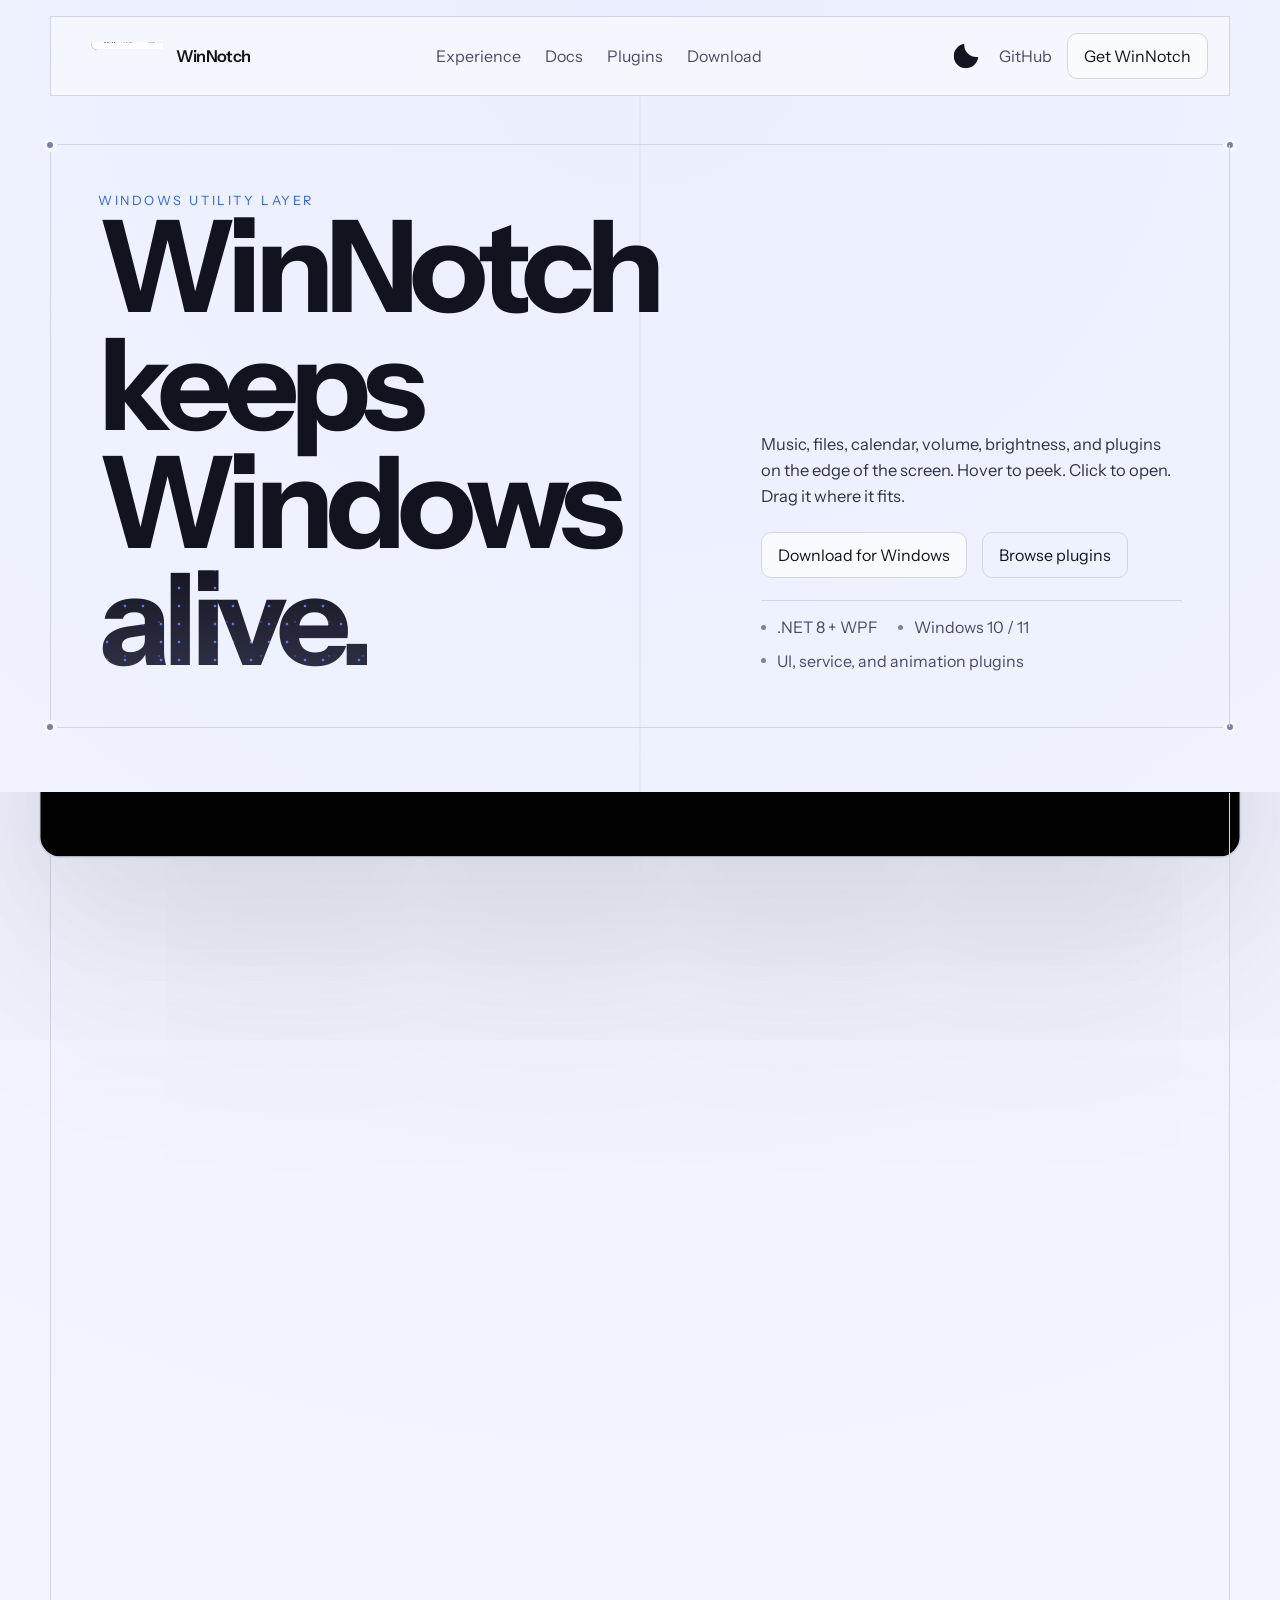
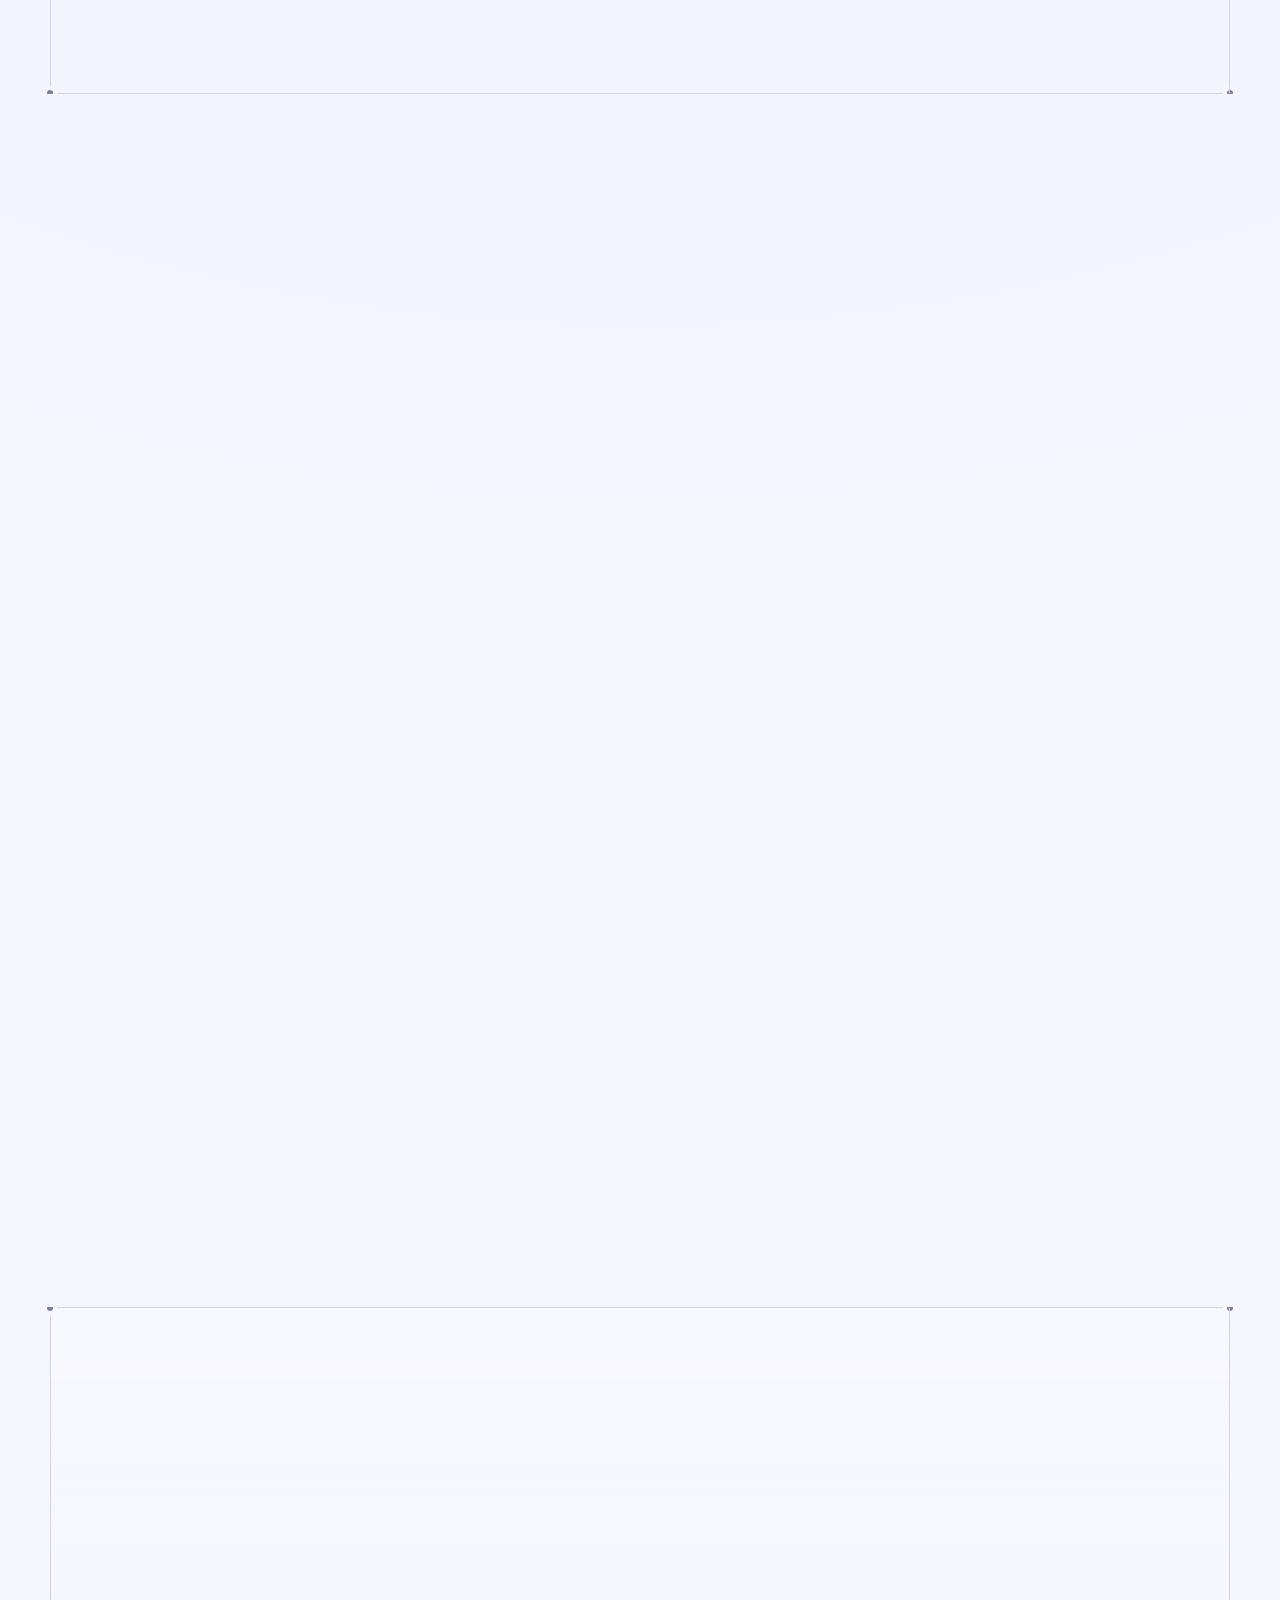
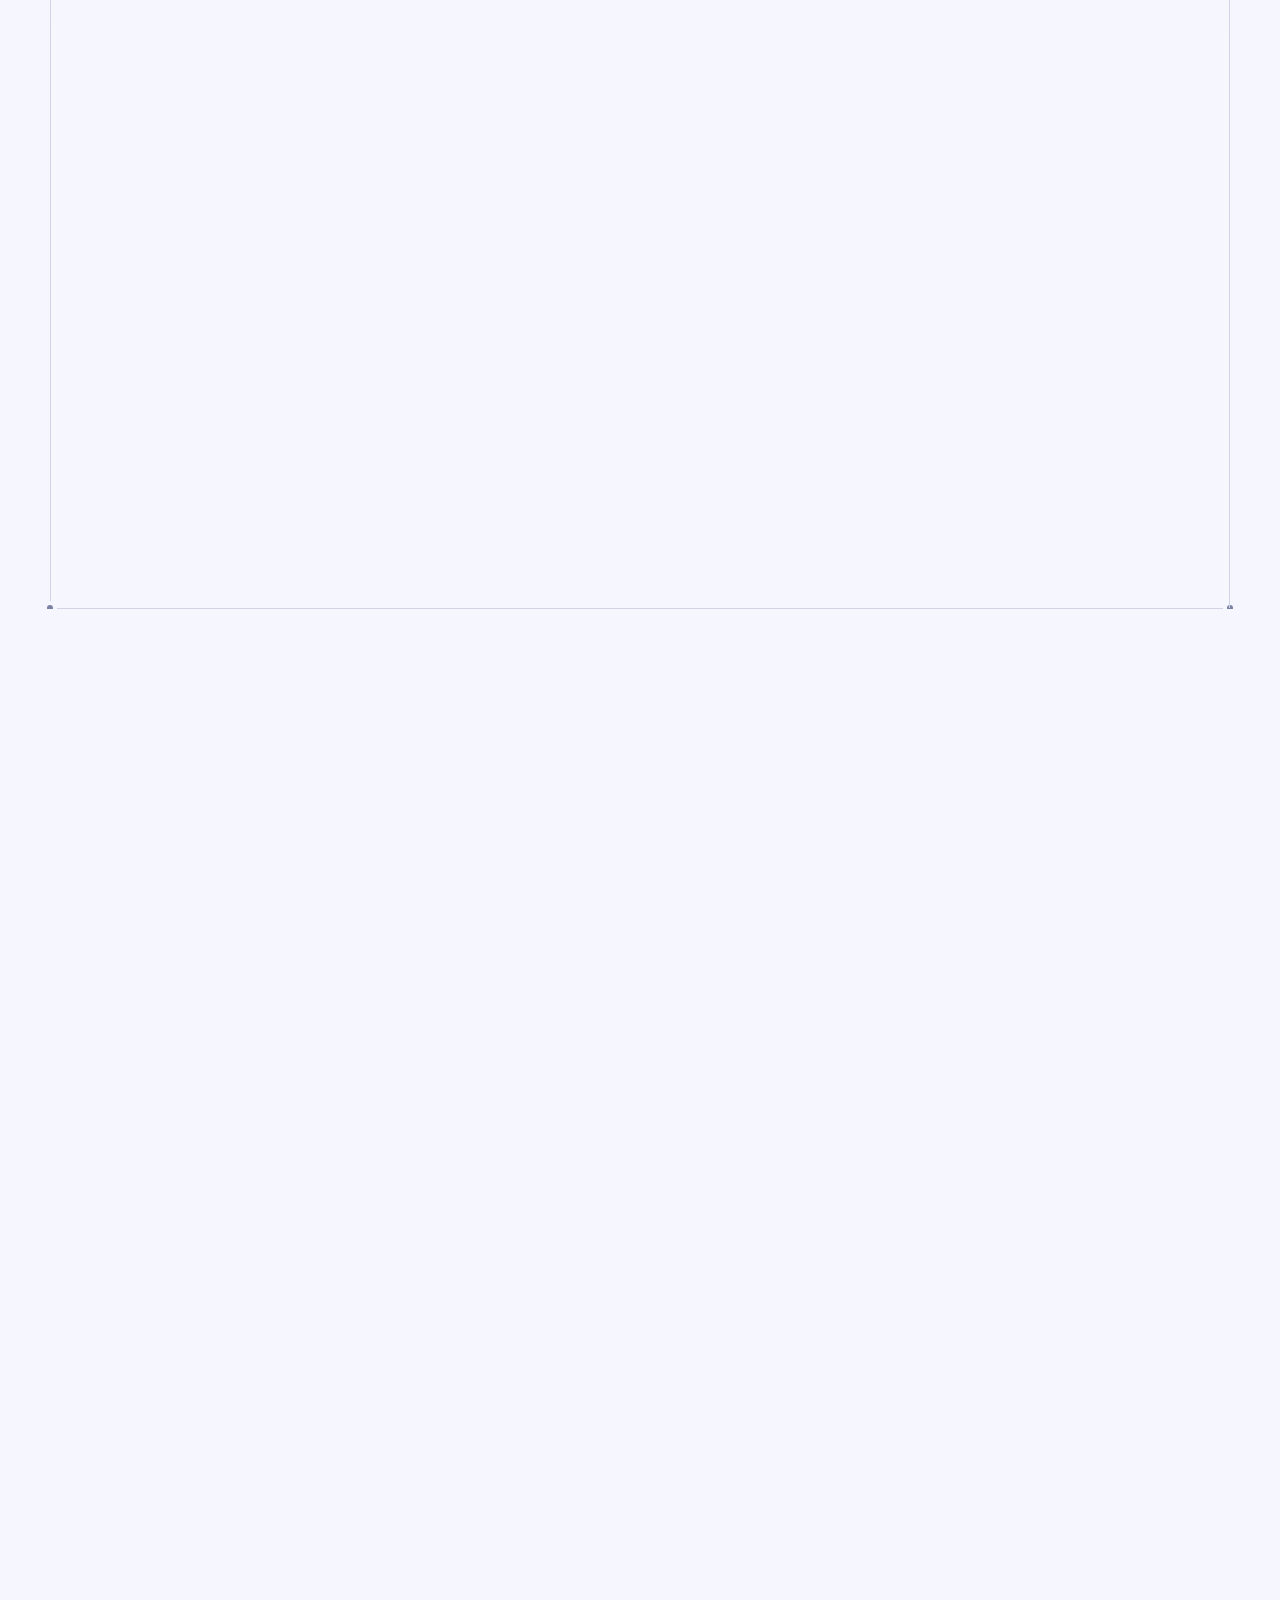
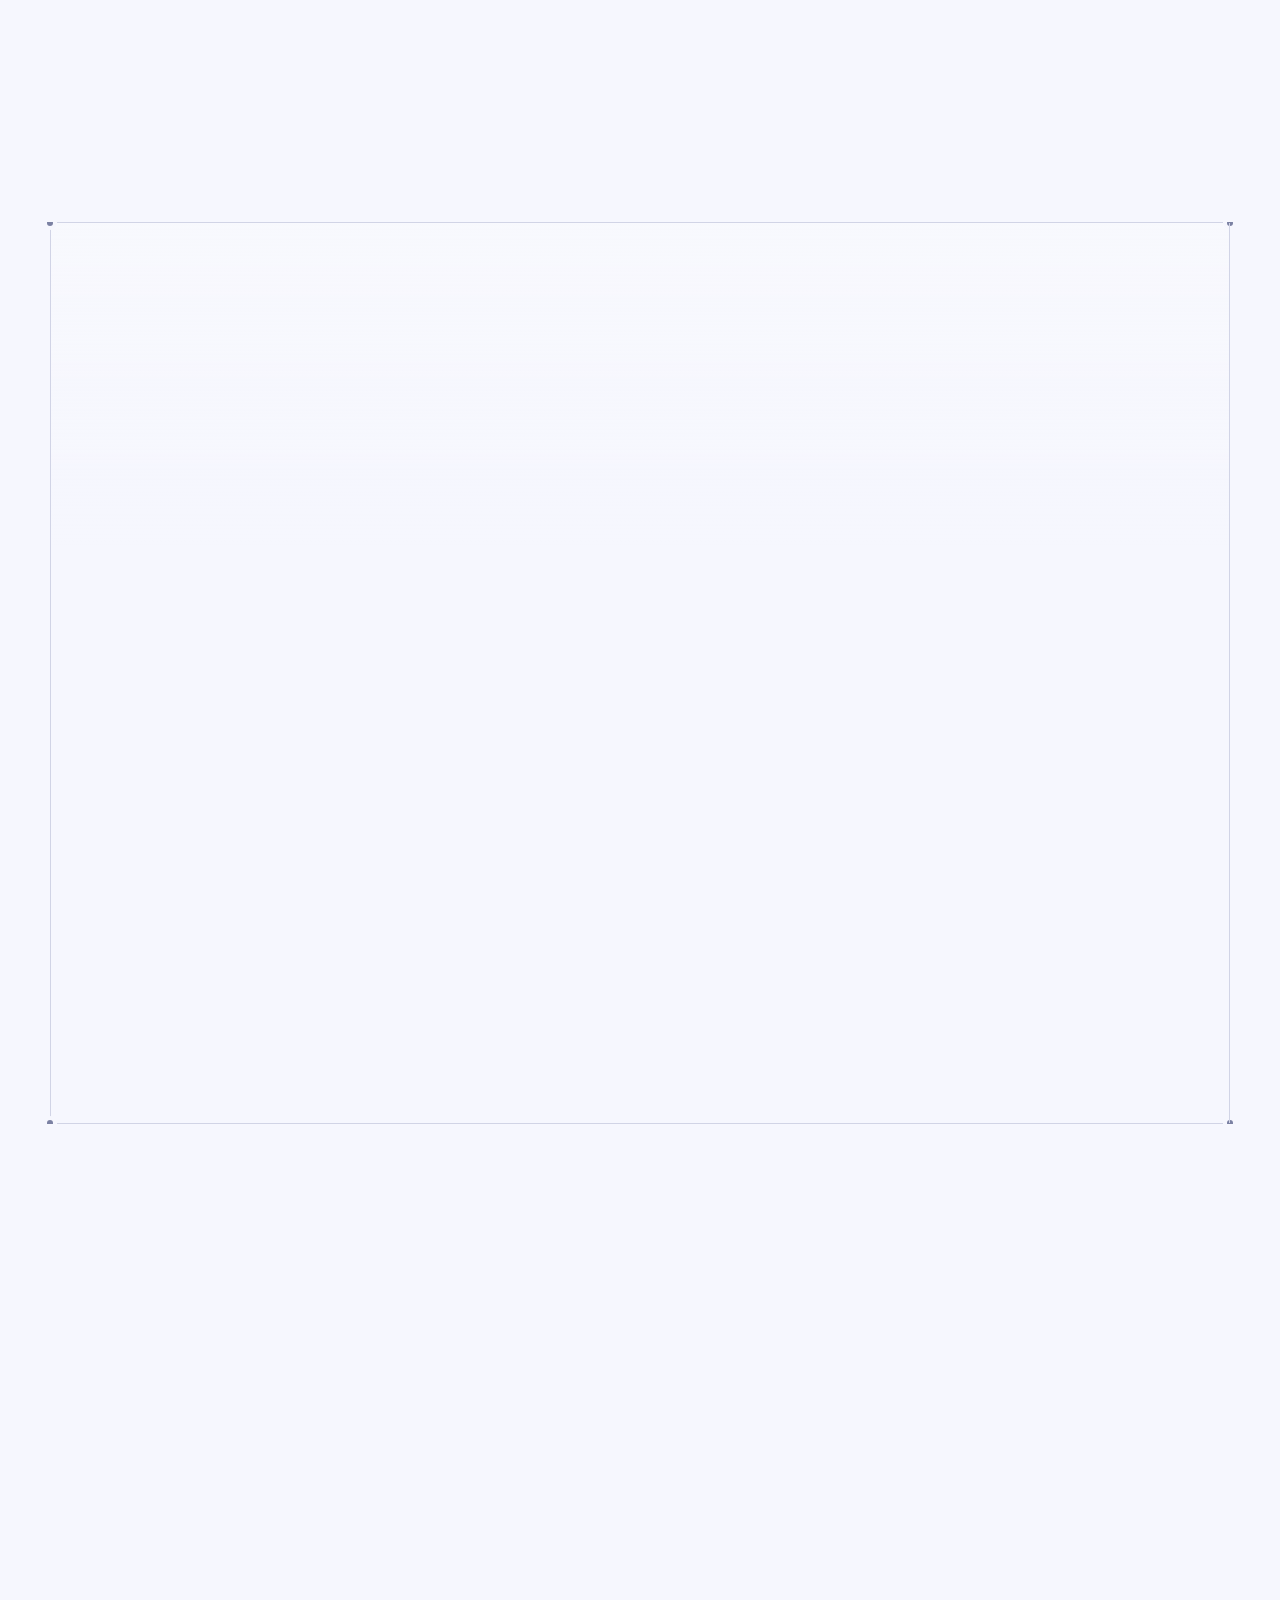
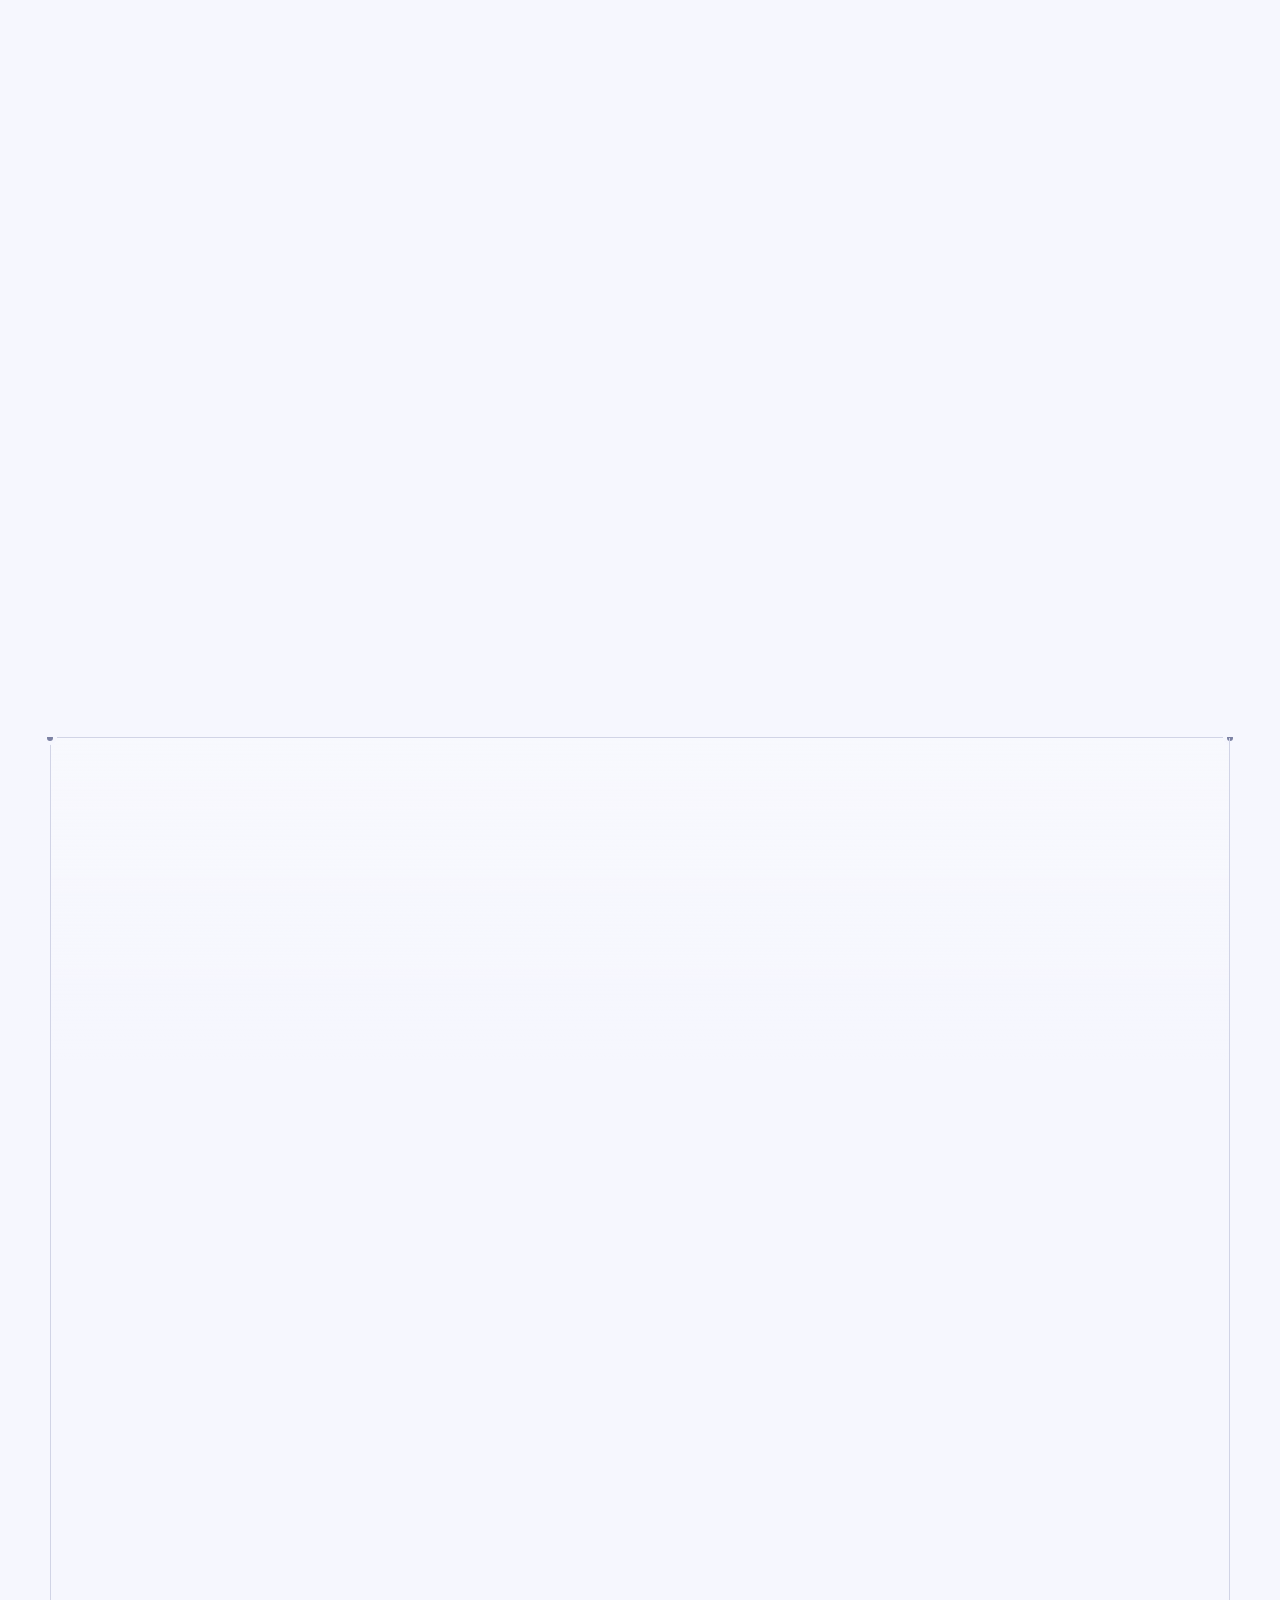
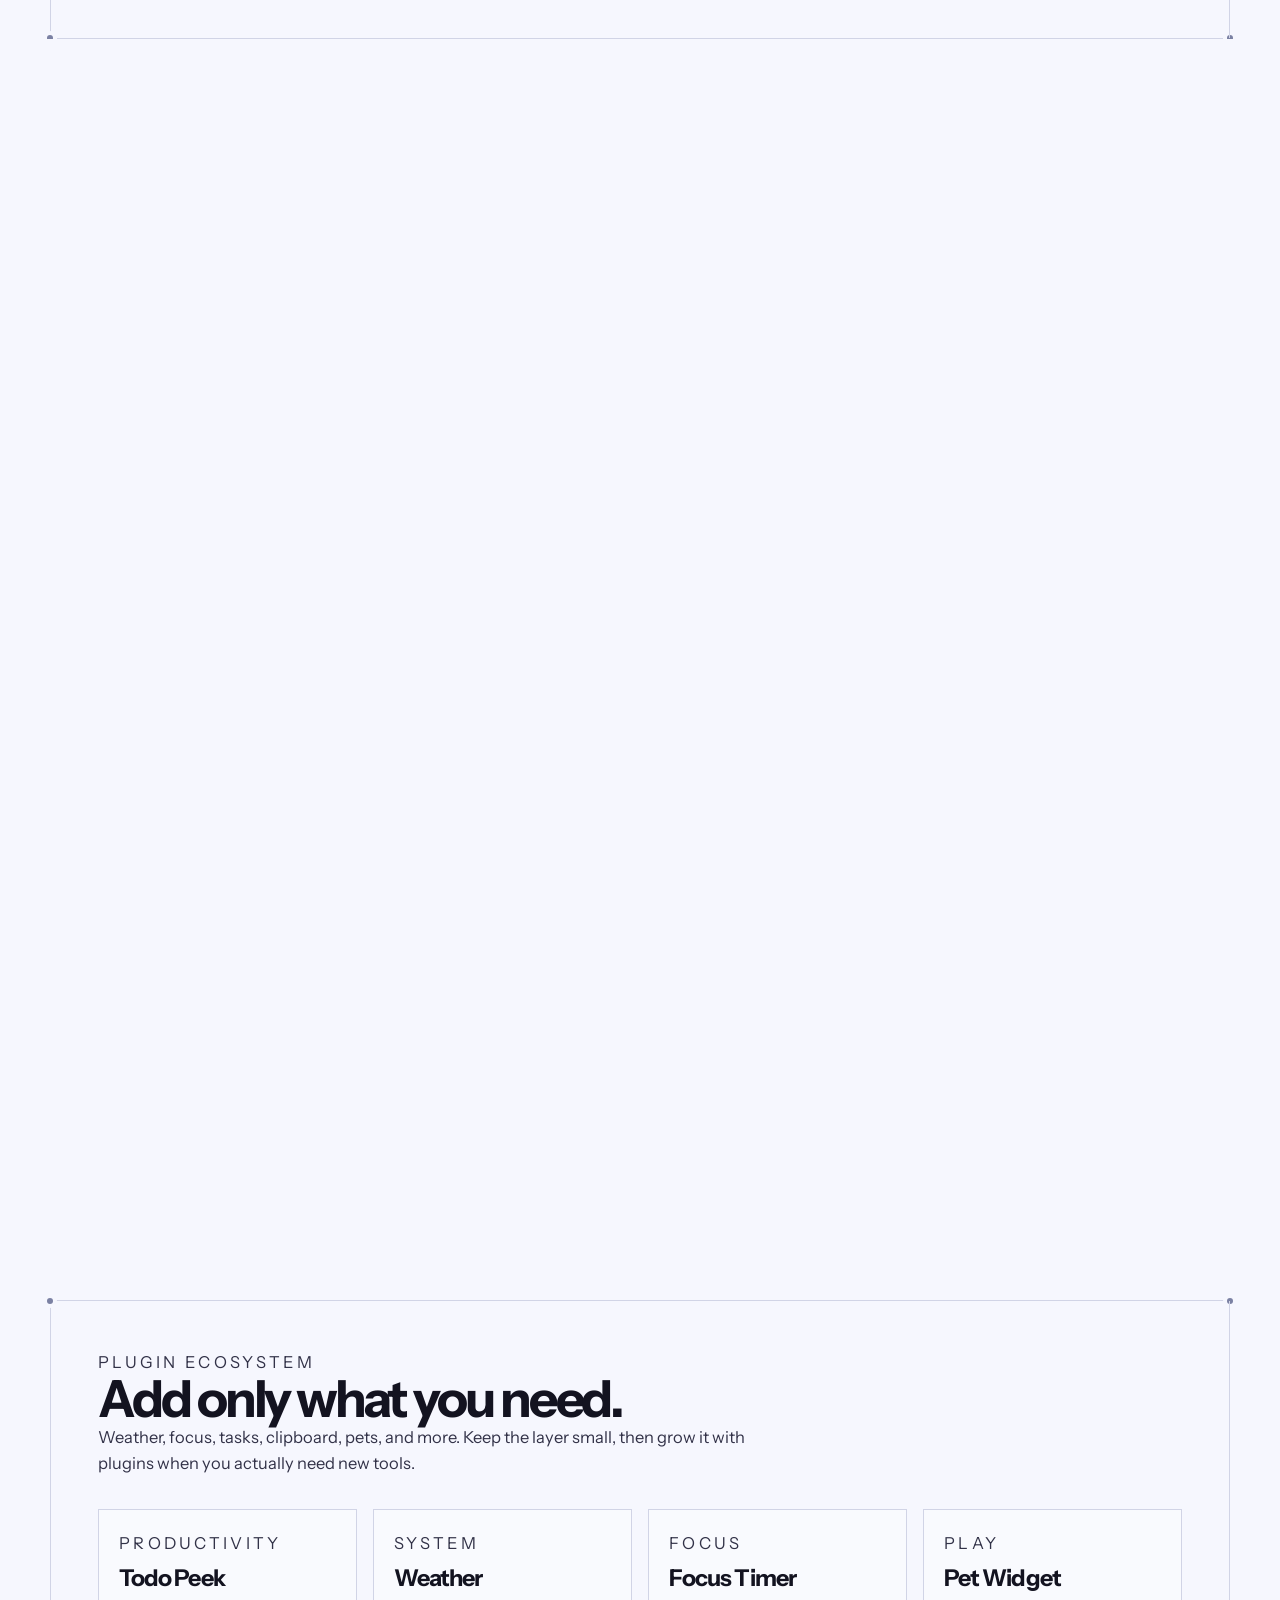
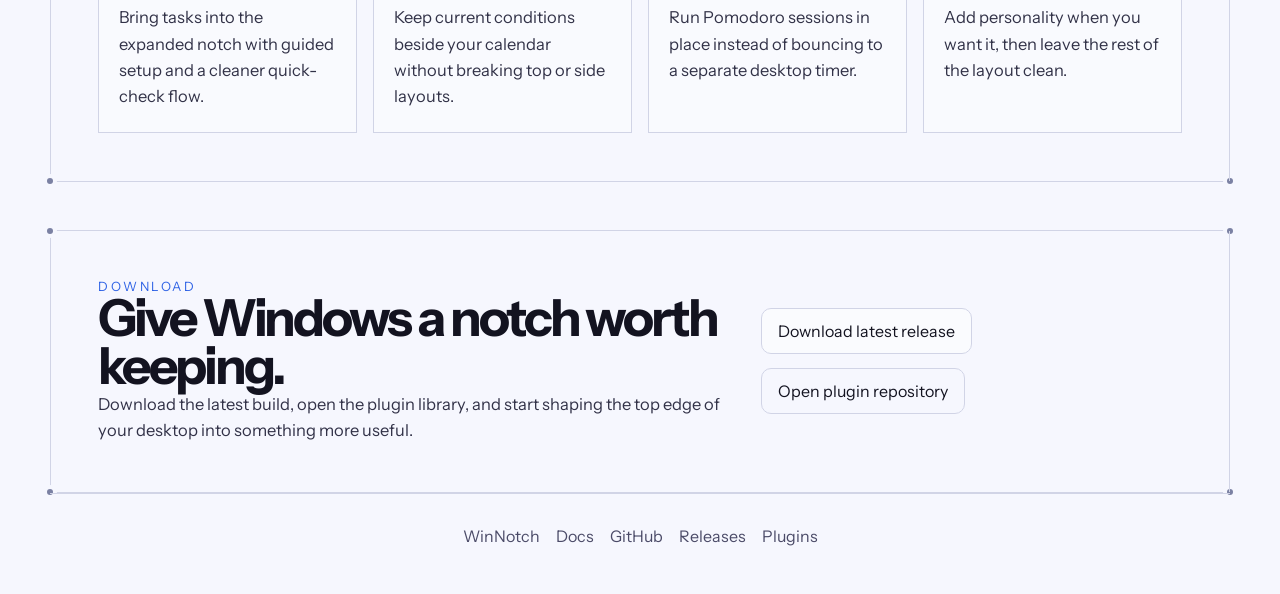
<file: docs/index.html>
<!DOCTYPE html>
<html lang="en">
<head>
    <meta charset="UTF-8">
    <meta name="viewport" content="width=device-width, initial-scale=1.0">
    <title>WinNotch</title>
    <meta name="description" content="WinNotch brings a polished notch experience to Windows with music controls, drag-and-drop, system HUDs, and a growing plugin ecosystem.">
    <meta name="theme-color" content="#f6f7fb">
    <link rel="icon" type="image/x-icon" href="./assets/icons/winnotch.ico">
    <script>
        (() => {
            const savedTheme = localStorage.getItem("winnotch-site-theme");
            const prefersDark = window.matchMedia && window.matchMedia("(prefers-color-scheme: dark)").matches;
            if (savedTheme === "dark" || (!savedTheme && prefersDark)) {
                document.documentElement.classList.add("dark");
            }
        })();
    </script>
    <link rel="preconnect" href="https://fonts.googleapis.com">
    <link rel="preconnect" href="https://fonts.gstatic.com" crossorigin>
    <link href="https://fonts.googleapis.com/css2?family=Instrument+Sans:wght@400;500;600;700&display=swap" rel="stylesheet">
    <link rel="stylesheet" href="./styles.css">
</head>
<body>
    <header class="site-header">
        <div class="site-header__inner">
            <a class="brand" href="#top" aria-label="WinNotch home">
                <span class="brand__icon" aria-hidden="true">
                    <img src="./assets/brand/winnotch-wordmark.svg" alt="" class="brand__mark">
                </span>
                <span class="brand__text">WinNotch</span>
            </a>

            <nav class="site-nav" aria-label="Primary">
                <a href="#experience">Experience</a>
                <a href="./documentation/">Docs</a>
                <a href="#plugins">Plugins</a>
                <a href="#download">Download</a>
            </nav>

            <div class="site-actions">
                <label class="theme-toggle" aria-label="Toggle dark mode">
                    <input type="checkbox" id="theme-toggle">
                    <div></div>
                </label>
                <a class="header-link" href="https://github.com/N3uralCreativity/WinNotch" target="_blank" rel="noreferrer">GitHub</a>
                <a class="header-button" href="https://github.com/N3uralCreativity/WinNotch/releases/latest" target="_blank" rel="noreferrer" data-winnotch-download>Get WinNotch</a>
            </div>
        </div>
    </header>

    <main id="top">
        <section class="rail-section hero reveal">
            <div class="rail-section__inner rail-section__inner--hero">
                <div class="section-dots" aria-hidden="true">
                    <span></span>
                    <span></span>
                    <span></span>
                    <span></span>
                </div>

                <p class="section-kicker">Windows utility layer</p>

                <div class="hero__layout">
                    <div class="hero__copy">
                        <h1>
                            WinNotch keeps Windows
                            <span class="hero__word">alive.</span>
                        </h1>
                    </div>

                    <div class="hero__aside">
                        <p class="hero__lede">
                            Music, files, calendar, volume, brightness, and plugins on the edge of the screen.
                            Hover to peek. Click to open. Drag it where it fits.
                        </p>

                        <div class="hero__actions">
                            <a class="header-button" href="https://github.com/N3uralCreativity/WinNotch/releases/latest" target="_blank" rel="noreferrer" data-winnotch-download>Download for Windows</a>
                            <button class="header-link header-link--inline plugin-library-trigger" type="button" data-open-plugin-library>Browse plugins</button>
                        </div>

                        <ul class="hero__facts" aria-label="WinNotch facts">
                            <li>.NET 8 + WPF</li>
                            <li>Windows 10 / 11</li>
                            <li>UI, service, and animation plugins</li>
                        </ul>
                    </div>
                </div>
            </div>
        </section>

        <section id="experience" class="story">
            <article id="scene-1" class="story-scene" data-story-scene>
                <div class="story-stage">
                    <div class="story-stage__inner">
                        <div class="section-dots" aria-hidden="true">
                            <span></span>
                            <span></span>
                            <span></span>
                            <span></span>
                        </div>

                        <div class="story-stage__layout">
                            <div class="story-copy">
                                <p class="section-kicker">01</p>
                                <h2>Hover to peek. Click to open.</h2>
                                <p>
                                    The notch stays quiet until you move in. Hover for a quick preview, then open the full panel when you need more room.
                                </p>
                            </div>

                            <div class="story-media">
                                <div class="story-media__meta">
                                    <span>Live preview</span>
                                    <span>Hover + click</span>
                                </div>

                                <div class="story-media__frame">
                                    <div class="video-shell">
                                        <video class="demo-video" autoplay muted playsinline preload="metadata" data-start="1.4" data-position="center top" data-title="Hover and open demo">
                                            <source src="./assets/videos/hover-open.mp4" type="video/mp4">
                                        </video>
                                    </div>
                                </div>
                            </div>
                        </div>
                    </div>
                </div>
            </article>

            <article id="scene-2" class="story-scene story-scene--reverse" data-story-scene>
                <div class="story-stage">
                    <div class="story-stage__inner">
                        <div class="section-dots" aria-hidden="true">
                            <span></span>
                            <span></span>
                            <span></span>
                            <span></span>
                        </div>

                        <div class="story-stage__layout">
                            <div class="story-copy">
                                <p class="section-kicker">02</p>
                                <h2>Move the notch where you want it.</h2>
                                <p>
                                    Drag it to the top or to the side and let the layout adapt without breaking the rest of the interface.
                                </p>
                            </div>

                            <div class="story-media">
                                <div class="story-media__meta">
                                    <span>Placement</span>
                                    <span>Top or side</span>
                                </div>

                                <div class="story-media__frame">
                                    <div class="video-shell">
                                        <video class="demo-video" autoplay muted playsinline preload="metadata" data-start="3.0" data-title="Drag and position demo">
                                            <source src="./assets/videos/drag-position.mp4" type="video/mp4">
                                        </video>
                                    </div>
                                </div>
                            </div>
                        </div>
                    </div>
                </div>
            </article>

            <article id="scene-3" class="story-scene" data-story-scene>
                <div class="story-stage">
                    <div class="story-stage__inner">
                        <div class="section-dots" aria-hidden="true">
                            <span></span>
                            <span></span>
                            <span></span>
                            <span></span>
                        </div>

                        <div class="story-stage__layout">
                            <div class="story-copy">
                                <p class="section-kicker">03</p>
                                <h2>Volume and brightness, right there.</h2>
                                <p>
                                    System feedback appears fast, stays compact, and gets out of the way as soon as you are done.
                                </p>
                            </div>

                            <div class="story-media">
                                <div class="story-media__meta">
                                    <span>System controls</span>
                                    <span>Volume + brightness</span>
                                </div>

                                <div class="story-media__frame">
                                    <div class="video-shell">
                                        <video class="demo-video" autoplay muted playsinline preload="metadata" data-start="0" data-shell="hud" data-position="center center" data-title="Volume and brightness demo">
                                            <source src="./assets/videos/volume-brightness.mp4" type="video/mp4">
                                        </video>
                                    </div>
                                </div>
                            </div>
                        </div>
                    </div>
                </div>
            </article>

            <article id="scene-4" class="story-scene story-scene--reverse" data-story-scene>
                <div class="story-stage">
                    <div class="story-stage__inner">
                        <div class="section-dots" aria-hidden="true">
                            <span></span>
                            <span></span>
                            <span></span>
                            <span></span>
                        </div>

                        <div class="story-stage__layout">
                            <div class="story-copy">
                                <p class="section-kicker">04</p>
                                <h2>Open the plugin manager and add more.</h2>
                                <p>
                                    Browse the library, install what you want, and keep the notch useful without turning it into a mess.
                                </p>
                            </div>

                            <div class="story-media">
                                <div class="story-media__meta">
                                    <span>Plugin manager</span>
                                    <span>Library + install flow</span>
                                </div>

                                <div class="story-media__frame">
                                    <div class="video-shell">
                                        <video class="demo-video" autoplay muted playsinline preload="metadata" data-start="1.3" data-title="Plugin manager demo">
                                            <source src="./assets/videos/plugin-manager.mp4" type="video/mp4">
                                        </video>
                                    </div>
                                </div>
                            </div>
                        </div>
                    </div>
                </div>
            </article>
        </section>

        <section id="plugins" class="rail-section ecosystem reveal">
            <div class="rail-section__inner">
                <div class="section-dots" aria-hidden="true">
                    <span></span>
                    <span></span>
                    <span></span>
                    <span></span>
                </div>

                <div class="section-heading">
                    <p class="section-kicker">Plugin ecosystem</p>
                    <h2>Add only what you need.</h2>
                    <p>
                        Weather, focus, tasks, clipboard, pets, and more. Keep the layer small, then grow it with plugins when you actually need new tools.
                    </p>
                </div>

                <div class="plugin-grid">
                    <article class="plugin-tile">
                        <p class="plugin-tile__type">Productivity</p>
                        <h3>Todo Peek</h3>
                        <p>Bring tasks into the expanded notch with guided setup and a cleaner quick-check flow.</p>
                    </article>
                    <article class="plugin-tile">
                        <p class="plugin-tile__type">System</p>
                        <h3>Weather</h3>
                        <p>Keep current conditions beside your calendar without breaking top or side layouts.</p>
                    </article>
                    <article class="plugin-tile">
                        <p class="plugin-tile__type">Focus</p>
                        <h3>Focus Timer</h3>
                        <p>Run Pomodoro sessions in place instead of bouncing to a separate desktop timer.</p>
                    </article>
                    <article class="plugin-tile">
                        <p class="plugin-tile__type">Play</p>
                        <h3>Pet Widget</h3>
                        <p>Add personality when you want it, then leave the rest of the layout clean.</p>
                    </article>
                </div>
            </div>
        </section>

        <section id="download" class="rail-section download reveal">
            <div class="rail-section__inner">
                <div class="section-dots" aria-hidden="true">
                    <span></span>
                    <span></span>
                    <span></span>
                    <span></span>
                </div>

                <div class="download__layout">
                    <div>
                        <p class="section-kicker">Download</p>
                        <h2>Give Windows a notch worth keeping.</h2>
                        <p class="download__copy">
                            Download the latest build, open the plugin library, and start shaping the top edge of your desktop into something more useful.
                        </p>
                    </div>

                    <div class="download__actions">
                        <a class="header-button" href="https://github.com/N3uralCreativity/WinNotch/releases/latest" target="_blank" rel="noreferrer" data-winnotch-download>Download latest release</a>
                        <a class="header-link header-link--inline" href="https://github.com/N3uralCreativity/WinNotch-Plugins" target="_blank" rel="noreferrer">Open plugin repository</a>
                    </div>
                </div>
            </div>
        </section>
    </main>

    <div class="plugin-library-modal" data-plugin-library-modal hidden>
        <div class="plugin-library-modal__backdrop" data-close-plugin-library></div>

        <section class="plugin-library-modal__dialog" role="dialog" aria-modal="true" aria-labelledby="plugin-library-title">
            <header class="plugin-library-modal__header">
                <div>
                    <p class="section-kicker">Plugin library</p>
                    <h2 id="plugin-library-title">Browse the live WinNotch plugin catalog.</h2>
                    <p class="plugin-library-modal__lede" data-plugin-library-subtitle>Loading the latest published plugins from the official WinNotch library.</p>
                </div>

                <div class="plugin-library-modal__actions">
                    <a class="header-link header-link--inline plugin-library-modal__repo" href="https://github.com/N3uralCreativity/WinNotch-Plugins" target="_blank" rel="noreferrer">Open repository</a>
                    <button class="plugin-library-modal__close" type="button" aria-label="Close plugin library" data-close-plugin-library>
                        <span></span>
                        <span></span>
                    </button>
                </div>
            </header>

            <div class="plugin-library-modal__body">
                <div class="plugin-library-modal__loading" data-plugin-library-loading>
                    <div class="plugin-library-modal__spinner" aria-hidden="true"></div>
                    <div class="plugin-library-modal__loading-copy">
                        <strong>Loading plugins</strong>
                        <p>Fetching the latest published entries from the official browser library.</p>
                    </div>

                    <div class="plugin-library-modal__skeletons" aria-hidden="true">
                        <article class="plugin-library-skeleton">
                            <span class="plugin-library-skeleton__line plugin-library-skeleton__line--kicker"></span>
                            <span class="plugin-library-skeleton__line plugin-library-skeleton__line--title"></span>
                            <span class="plugin-library-skeleton__line plugin-library-skeleton__line--body"></span>
                            <span class="plugin-library-skeleton__line plugin-library-skeleton__line--body short"></span>
                            <div class="plugin-library-skeleton__actions">
                                <span class="plugin-library-skeleton__pill"></span>
                                <span class="plugin-library-skeleton__pill"></span>
                            </div>
                        </article>
                        <article class="plugin-library-skeleton">
                            <span class="plugin-library-skeleton__line plugin-library-skeleton__line--kicker"></span>
                            <span class="plugin-library-skeleton__line plugin-library-skeleton__line--title"></span>
                            <span class="plugin-library-skeleton__line plugin-library-skeleton__line--body"></span>
                            <span class="plugin-library-skeleton__line plugin-library-skeleton__line--body short"></span>
                            <div class="plugin-library-skeleton__actions">
                                <span class="plugin-library-skeleton__pill"></span>
                                <span class="plugin-library-skeleton__pill"></span>
                            </div>
                        </article>
                        <article class="plugin-library-skeleton">
                            <span class="plugin-library-skeleton__line plugin-library-skeleton__line--kicker"></span>
                            <span class="plugin-library-skeleton__line plugin-library-skeleton__line--title"></span>
                            <span class="plugin-library-skeleton__line plugin-library-skeleton__line--body"></span>
                            <span class="plugin-library-skeleton__line plugin-library-skeleton__line--body short"></span>
                            <div class="plugin-library-skeleton__actions">
                                <span class="plugin-library-skeleton__pill"></span>
                                <span class="plugin-library-skeleton__pill"></span>
                            </div>
                        </article>
                    </div>
                </div>

                <div class="plugin-library-modal__error" data-plugin-library-error hidden>
                    <strong>Plugin library unavailable right now.</strong>
                    <p>The live list could not be loaded from the WinNotch plugin repository. You can still open the repository directly.</p>
                    <a class="header-button" href="https://github.com/N3uralCreativity/WinNotch-Plugins" target="_blank" rel="noreferrer">Open WinNotch-Plugins</a>
                </div>

                <div class="plugin-library-modal__grid" data-plugin-library-grid hidden></div>
            </div>
        </section>
    </div>

    <footer class="site-footer">
        <span>WinNotch</span>
        <a href="./documentation/">Docs</a>
        <a href="https://github.com/N3uralCreativity/WinNotch" target="_blank" rel="noreferrer">GitHub</a>
        <a href="https://github.com/N3uralCreativity/WinNotch/releases" target="_blank" rel="noreferrer">Releases</a>
        <a href="https://github.com/N3uralCreativity/WinNotch-Plugins" target="_blank" rel="noreferrer">Plugins</a>
    </footer>

    <script src="./script.js"></script>
</body>
</html>
</file>
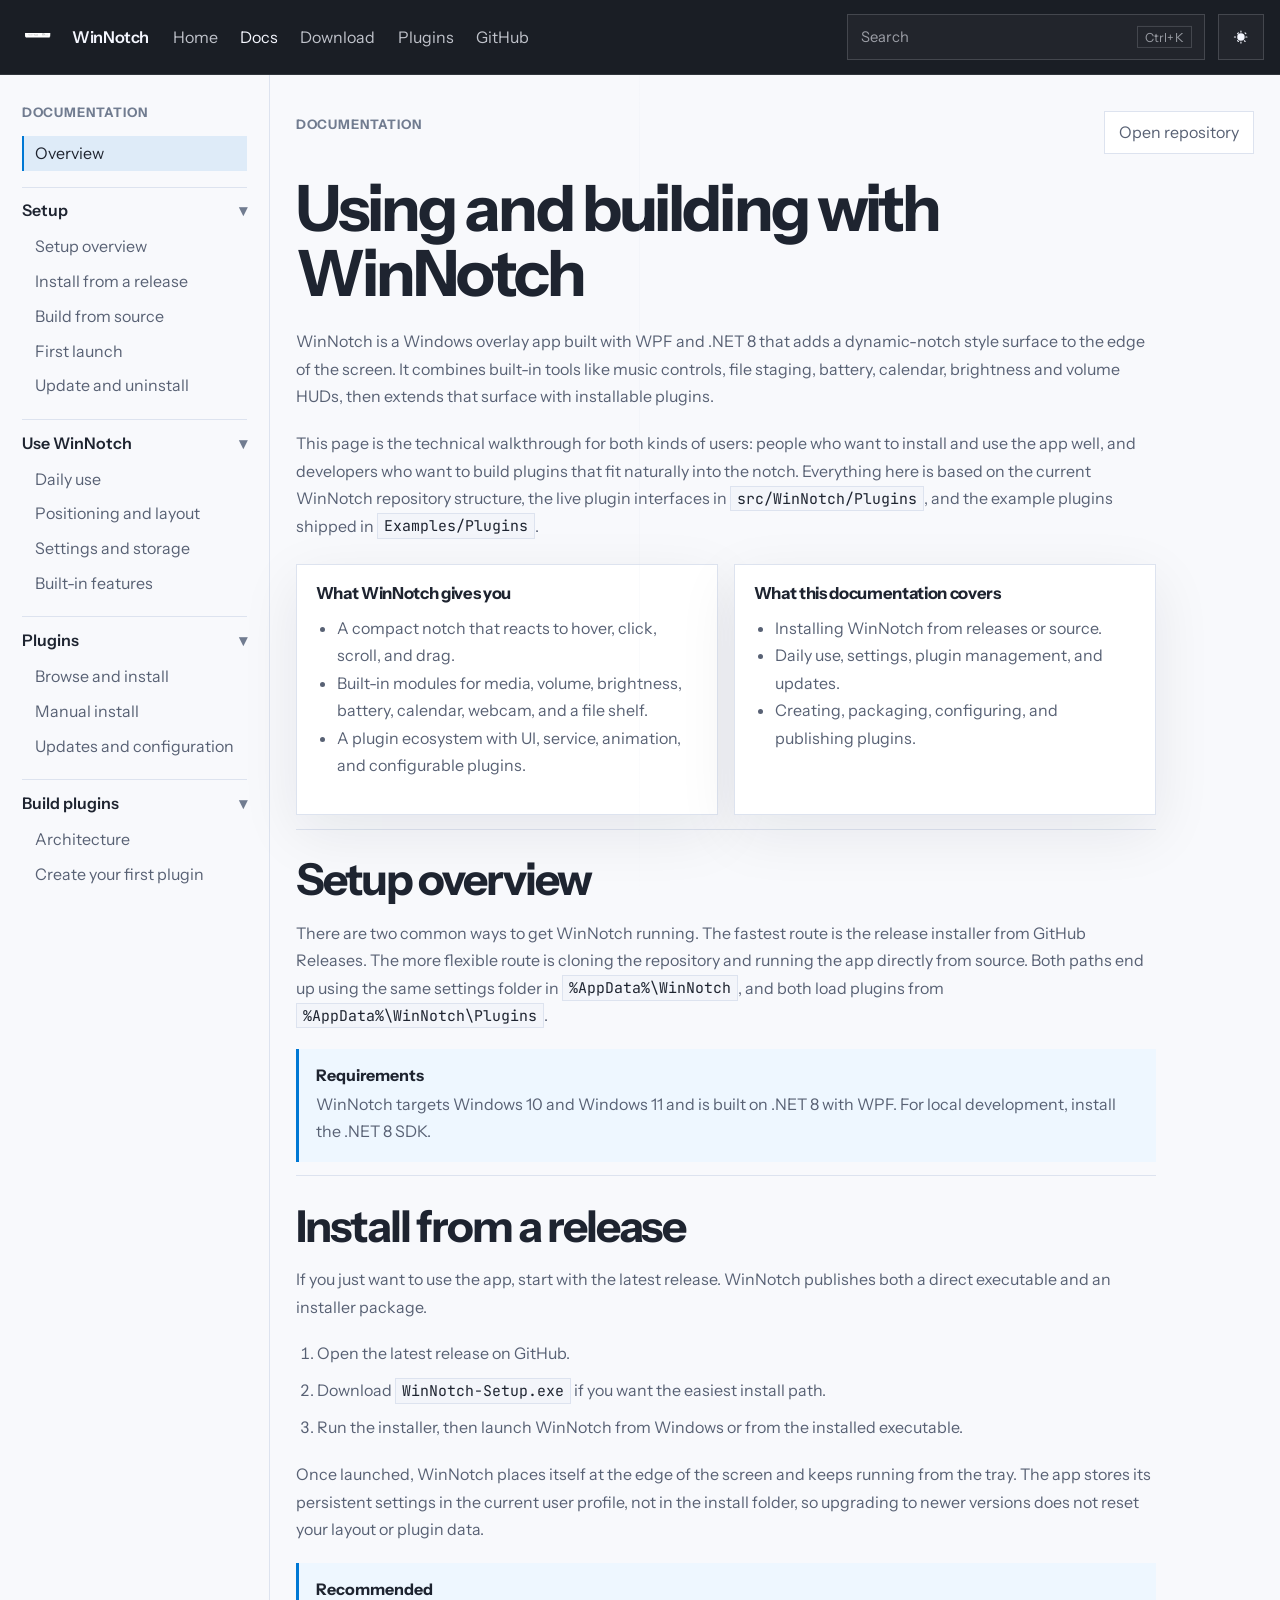
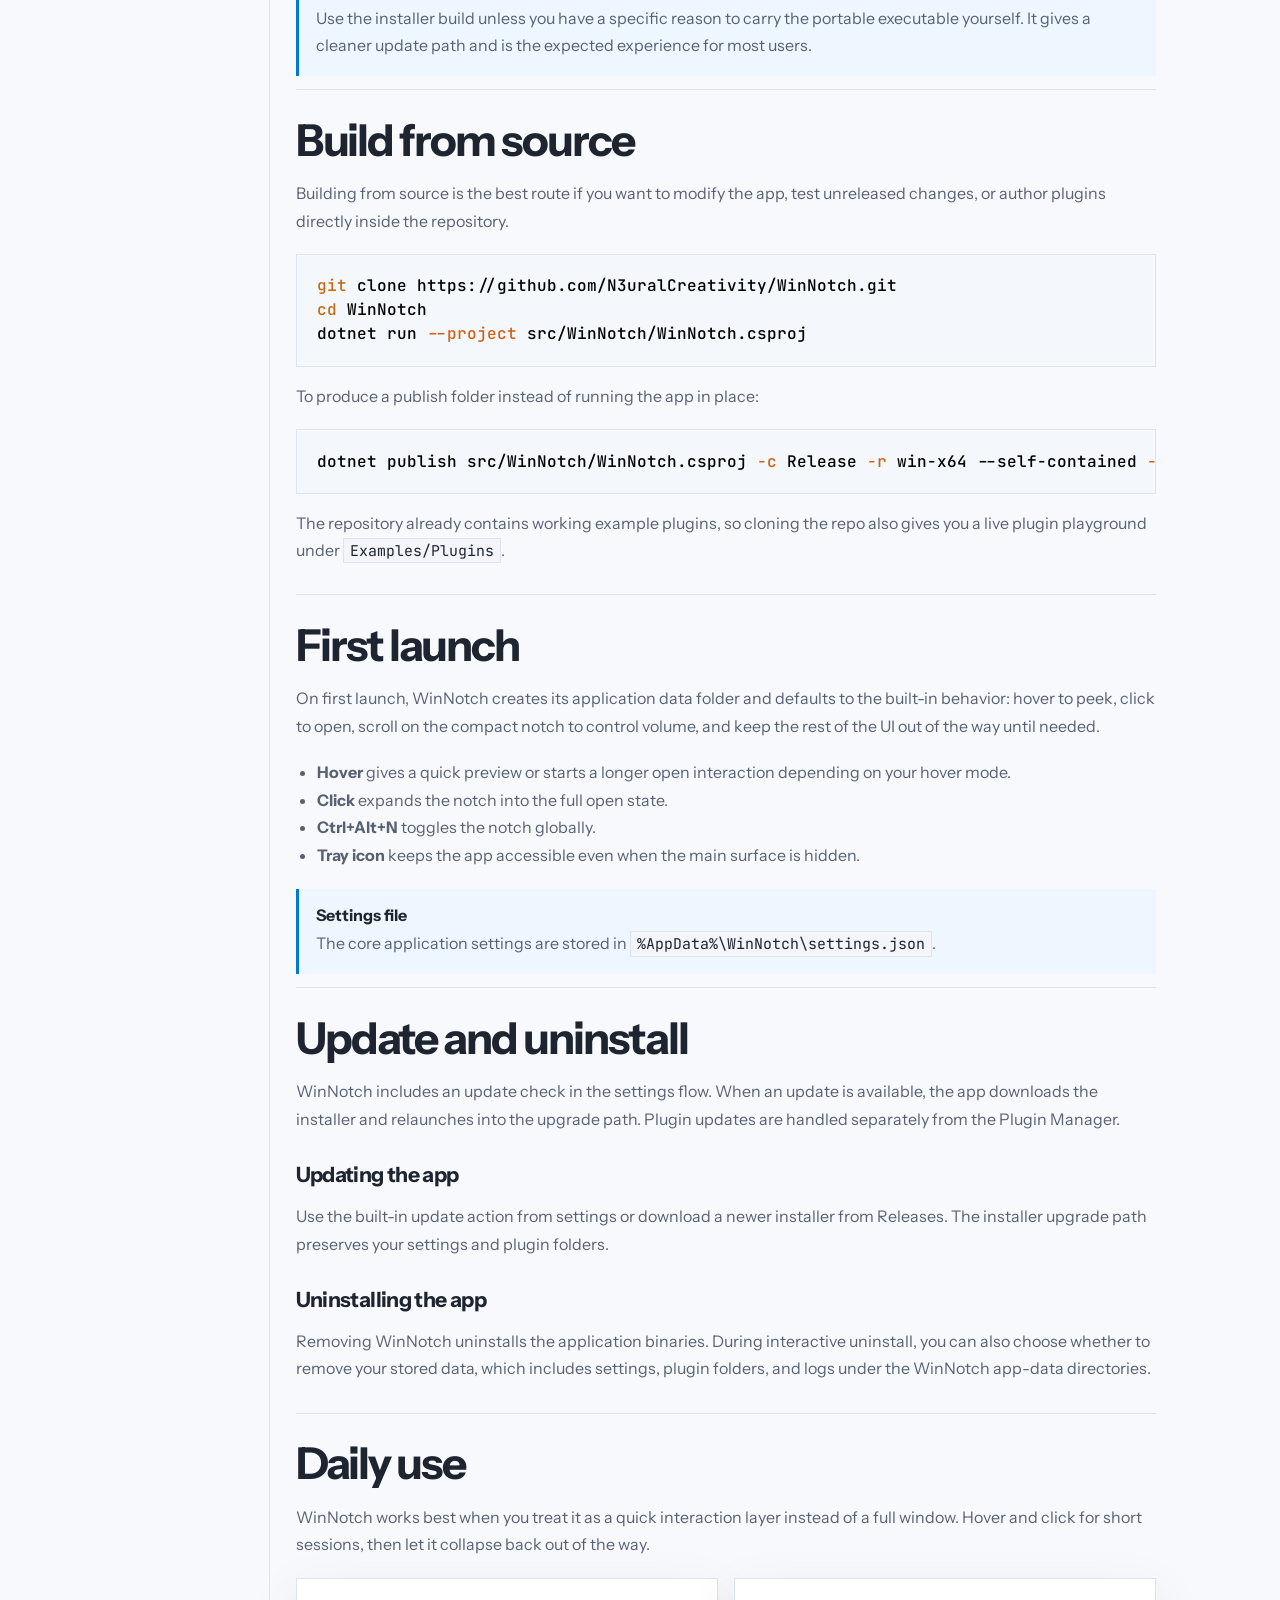
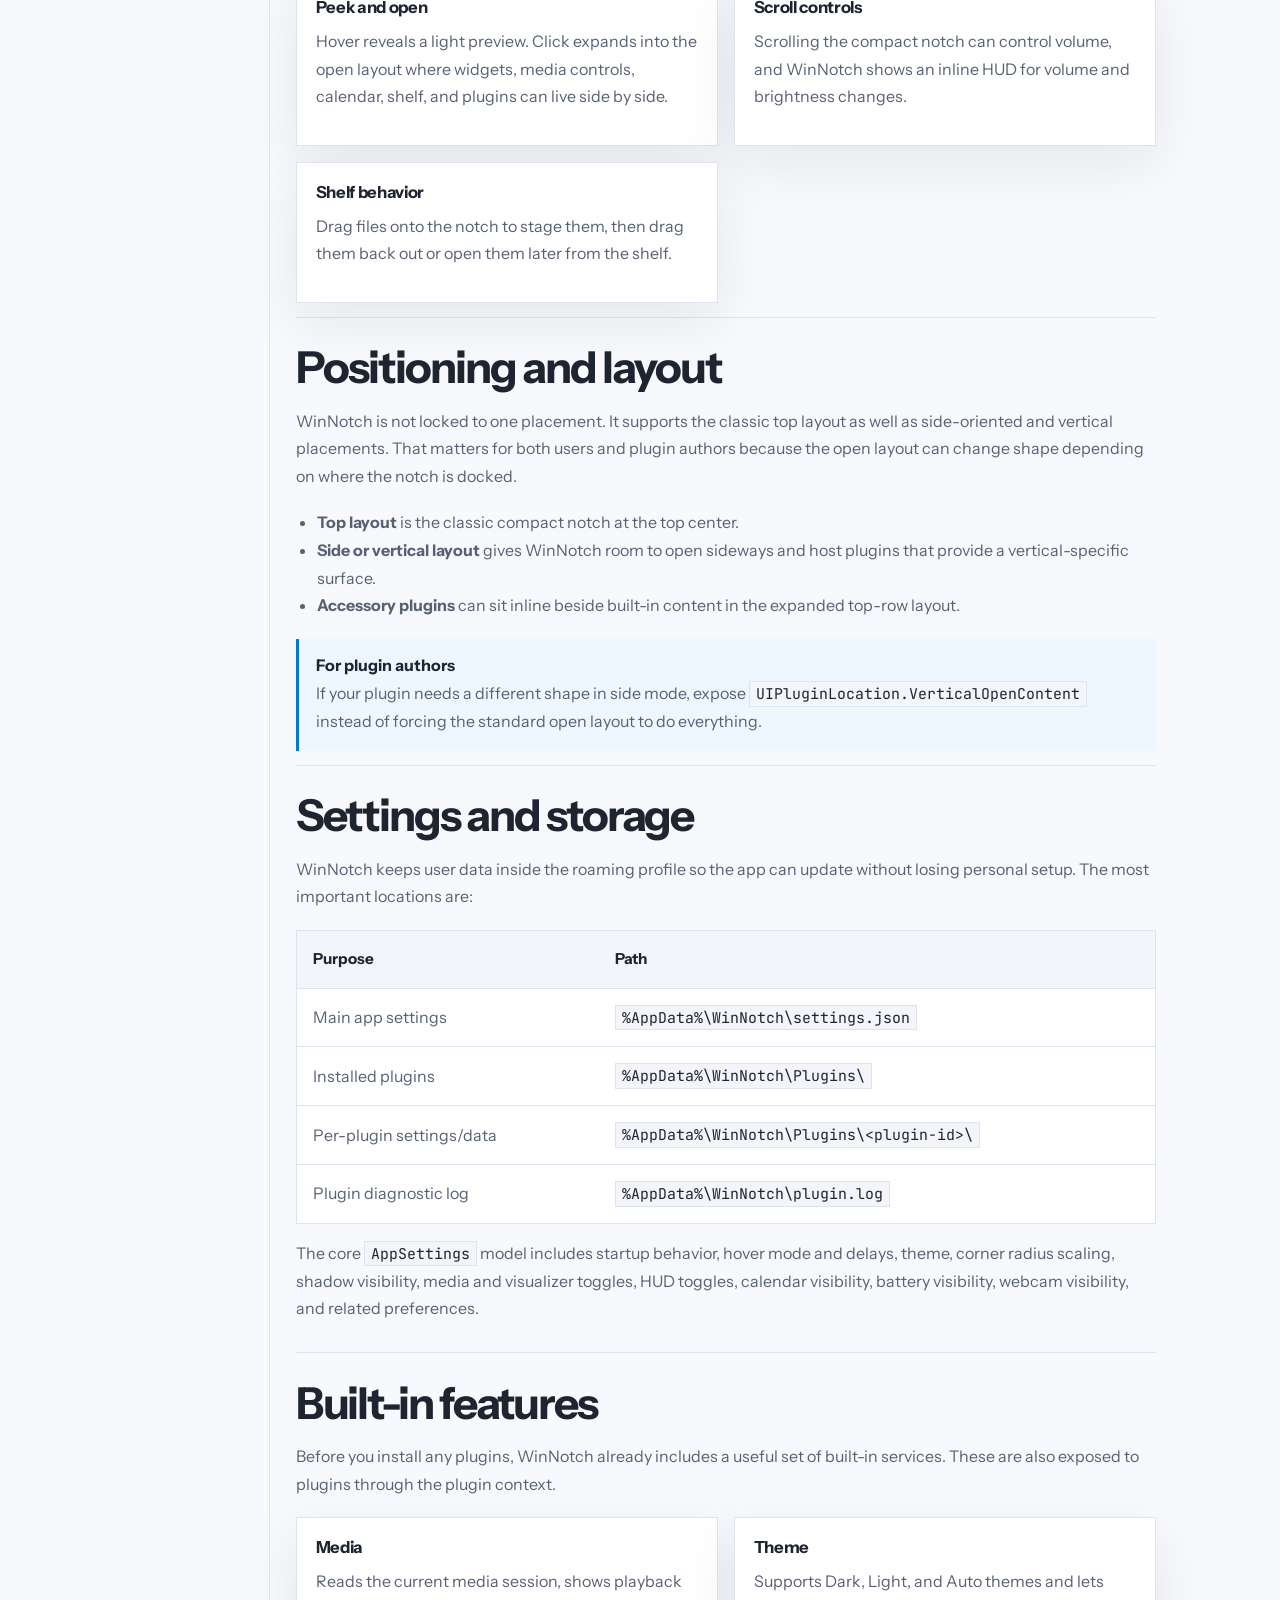
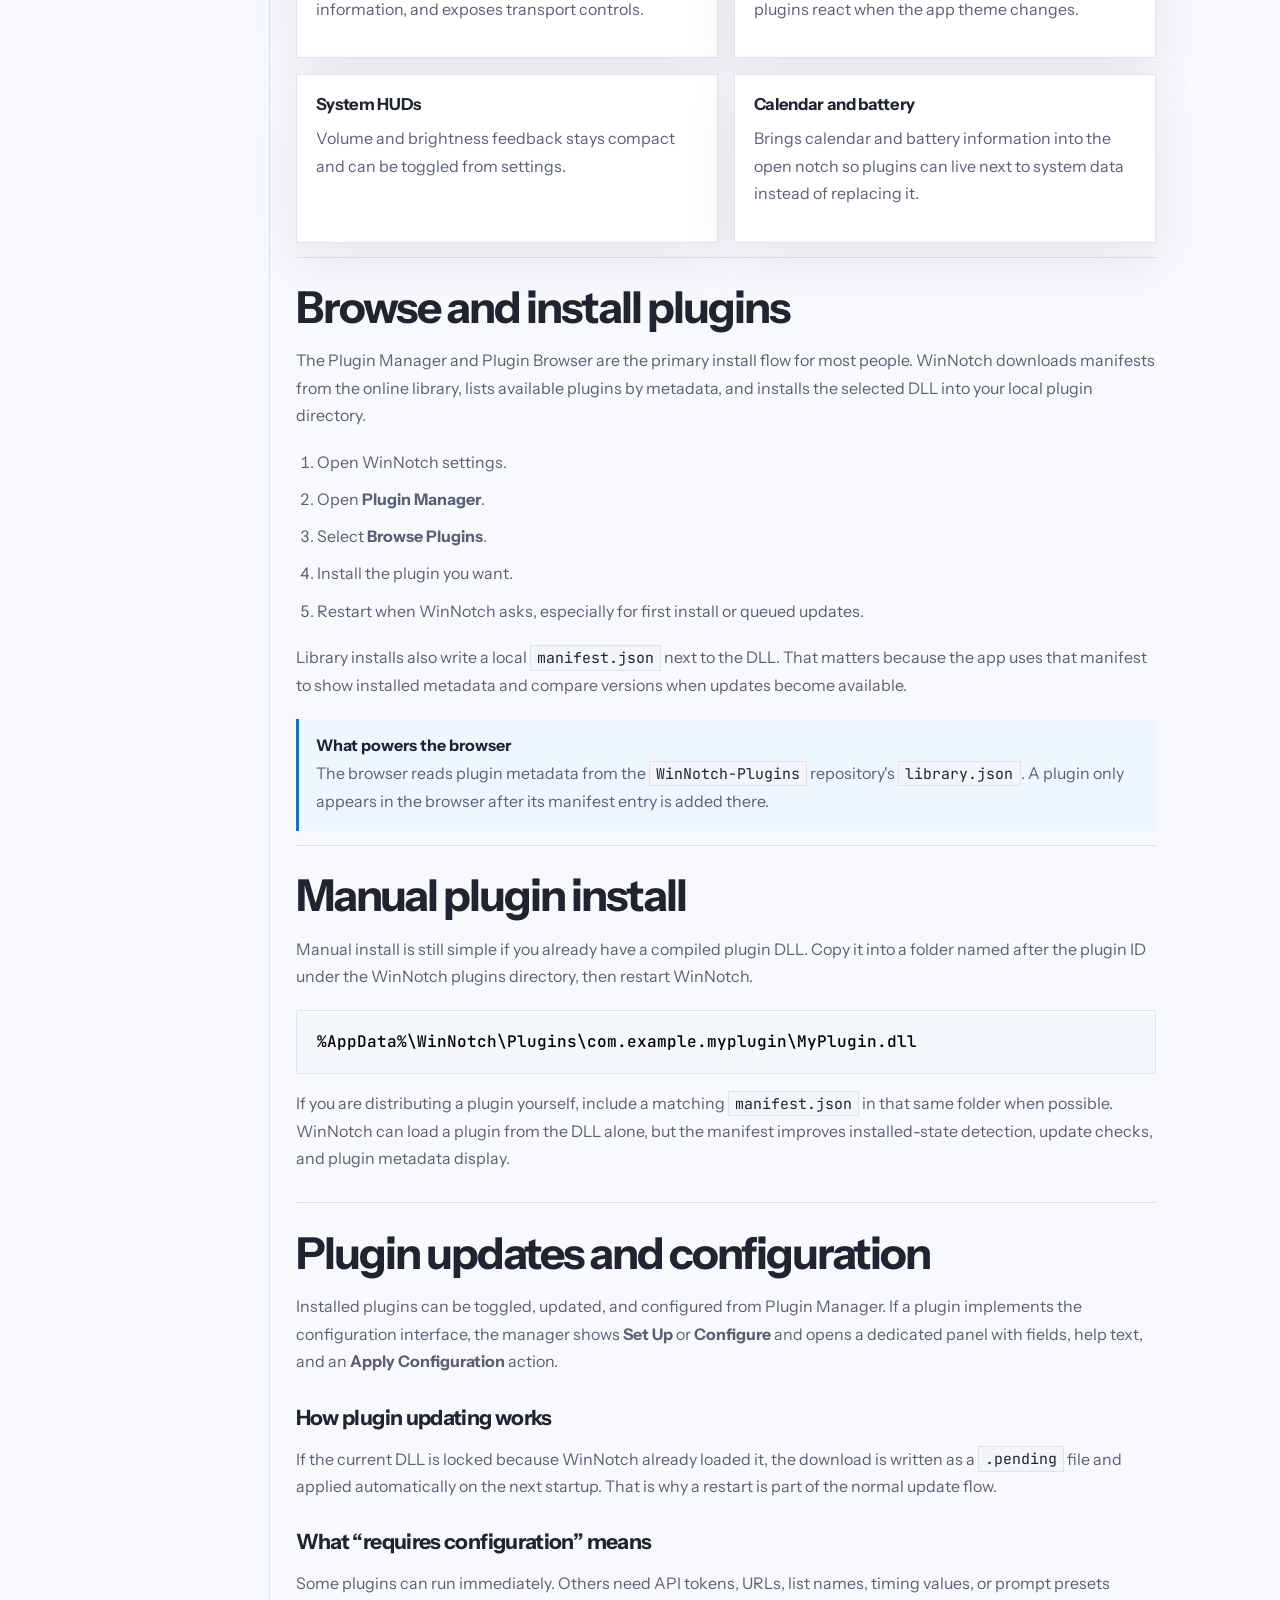
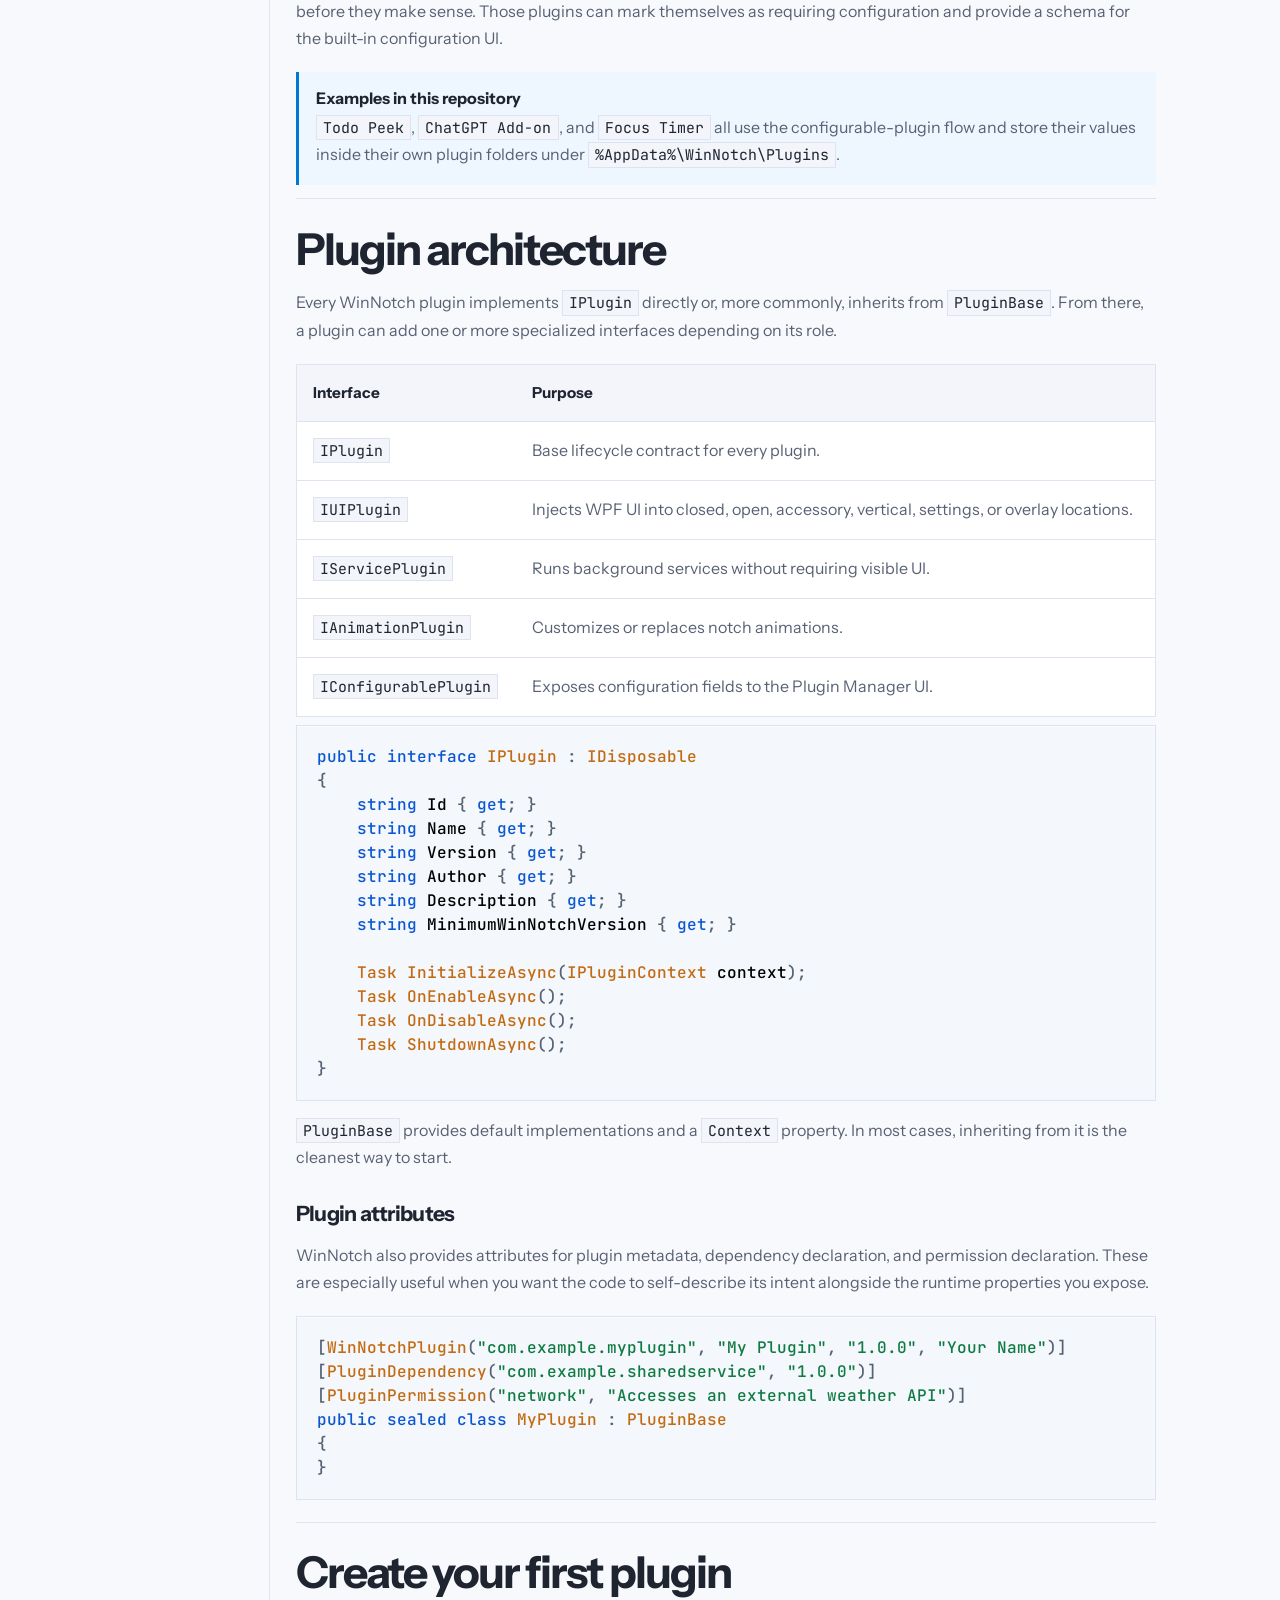
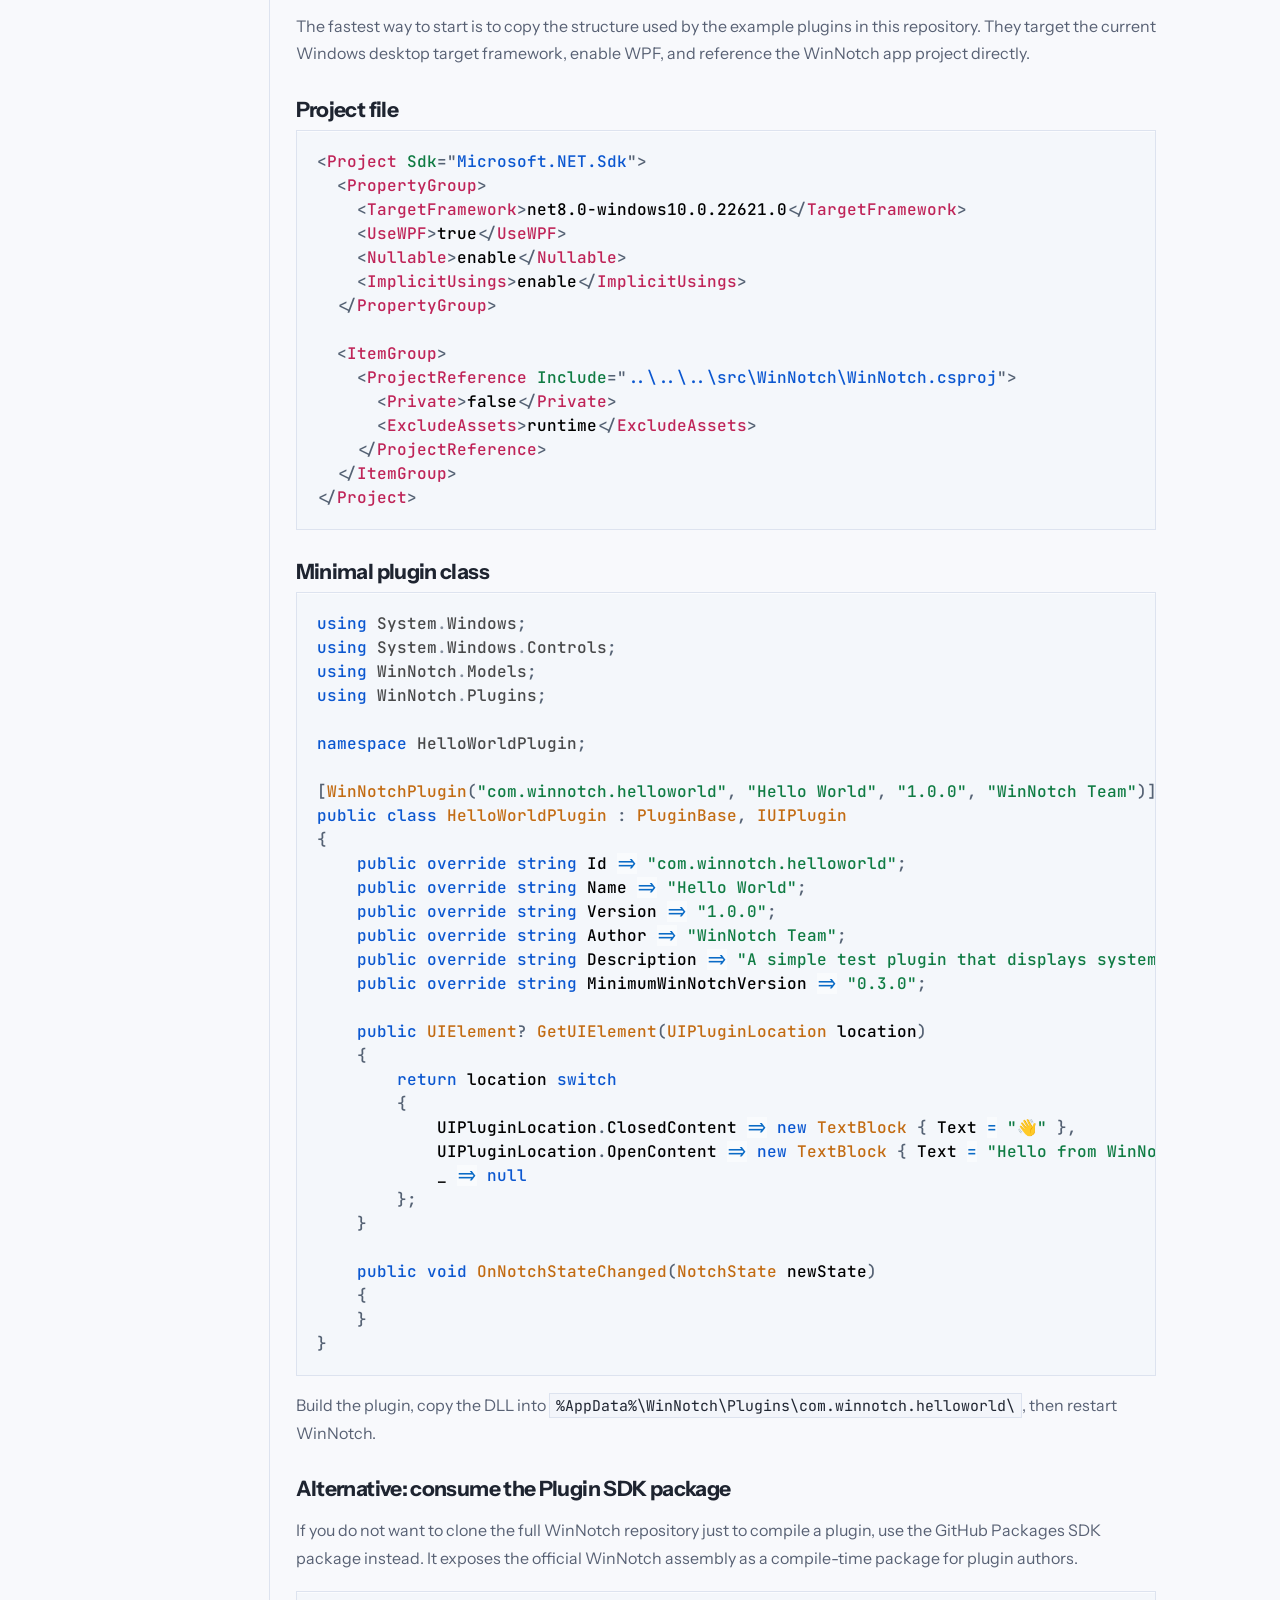
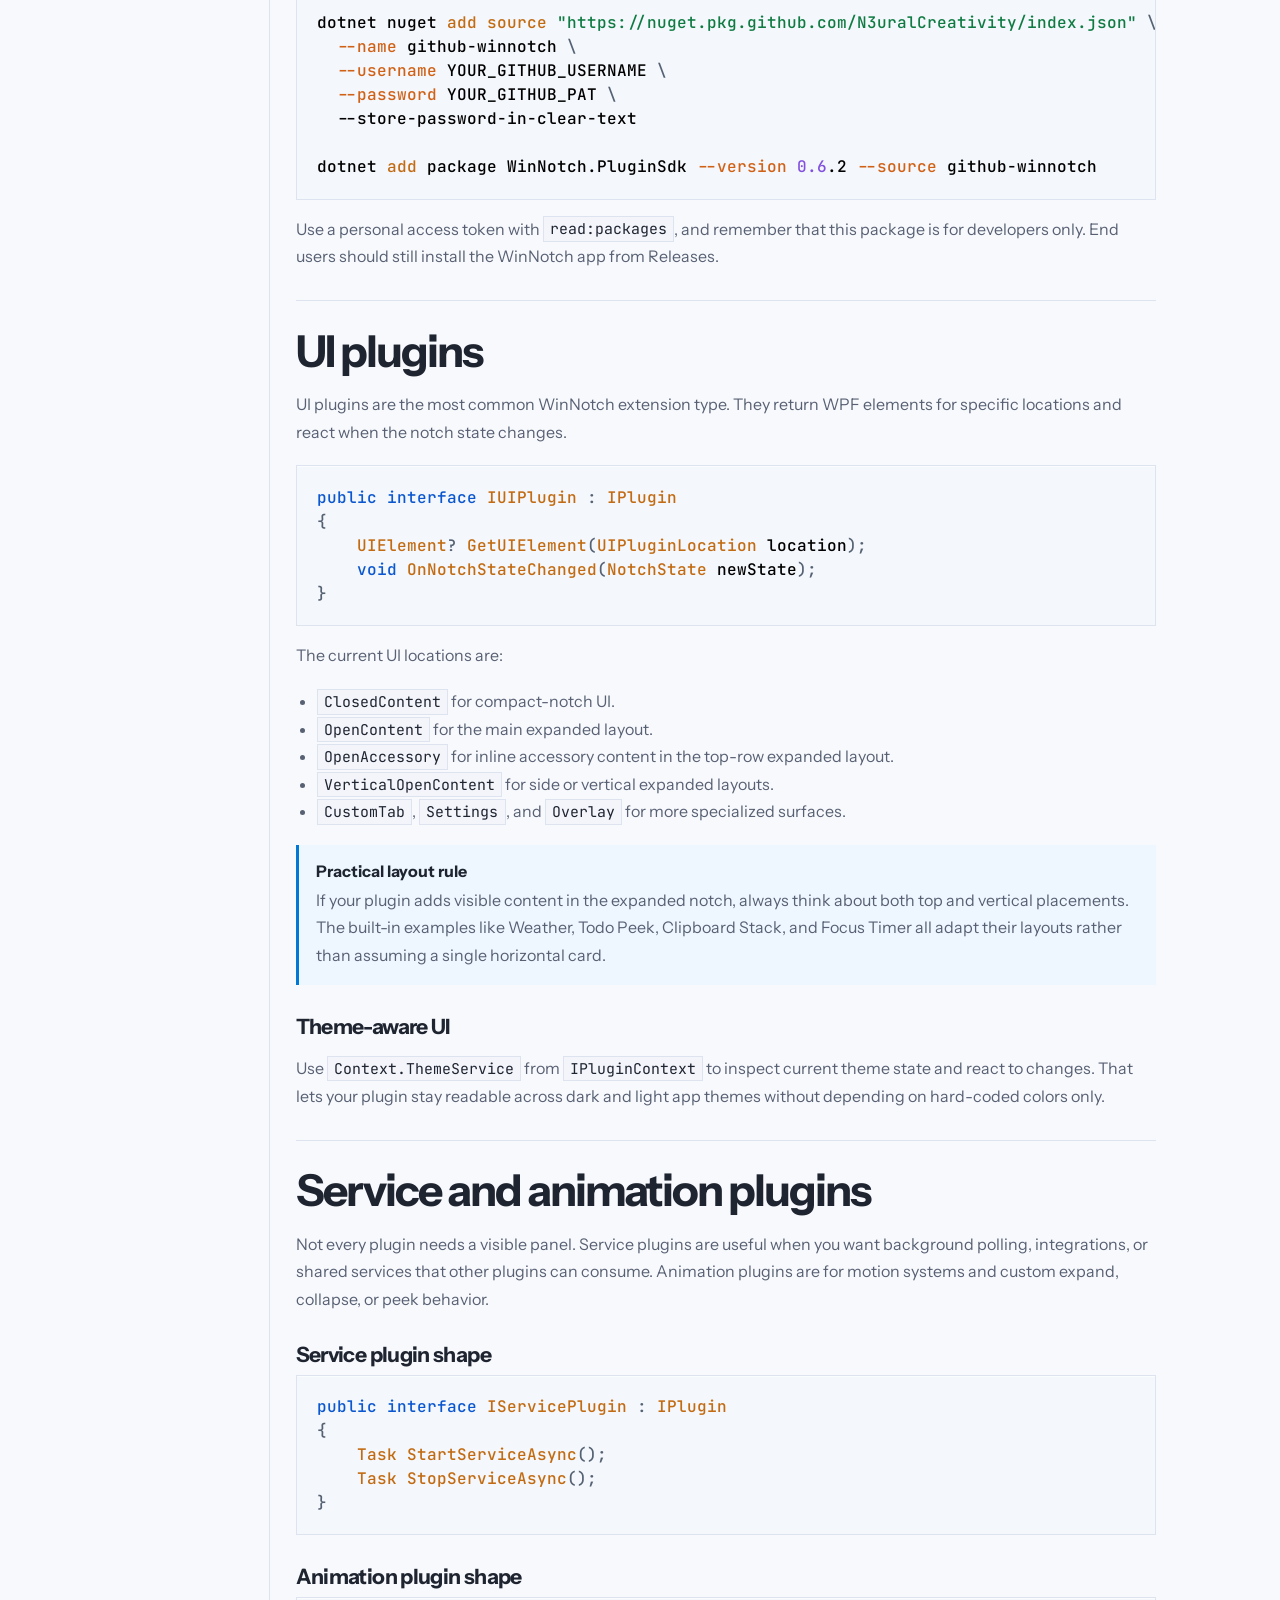
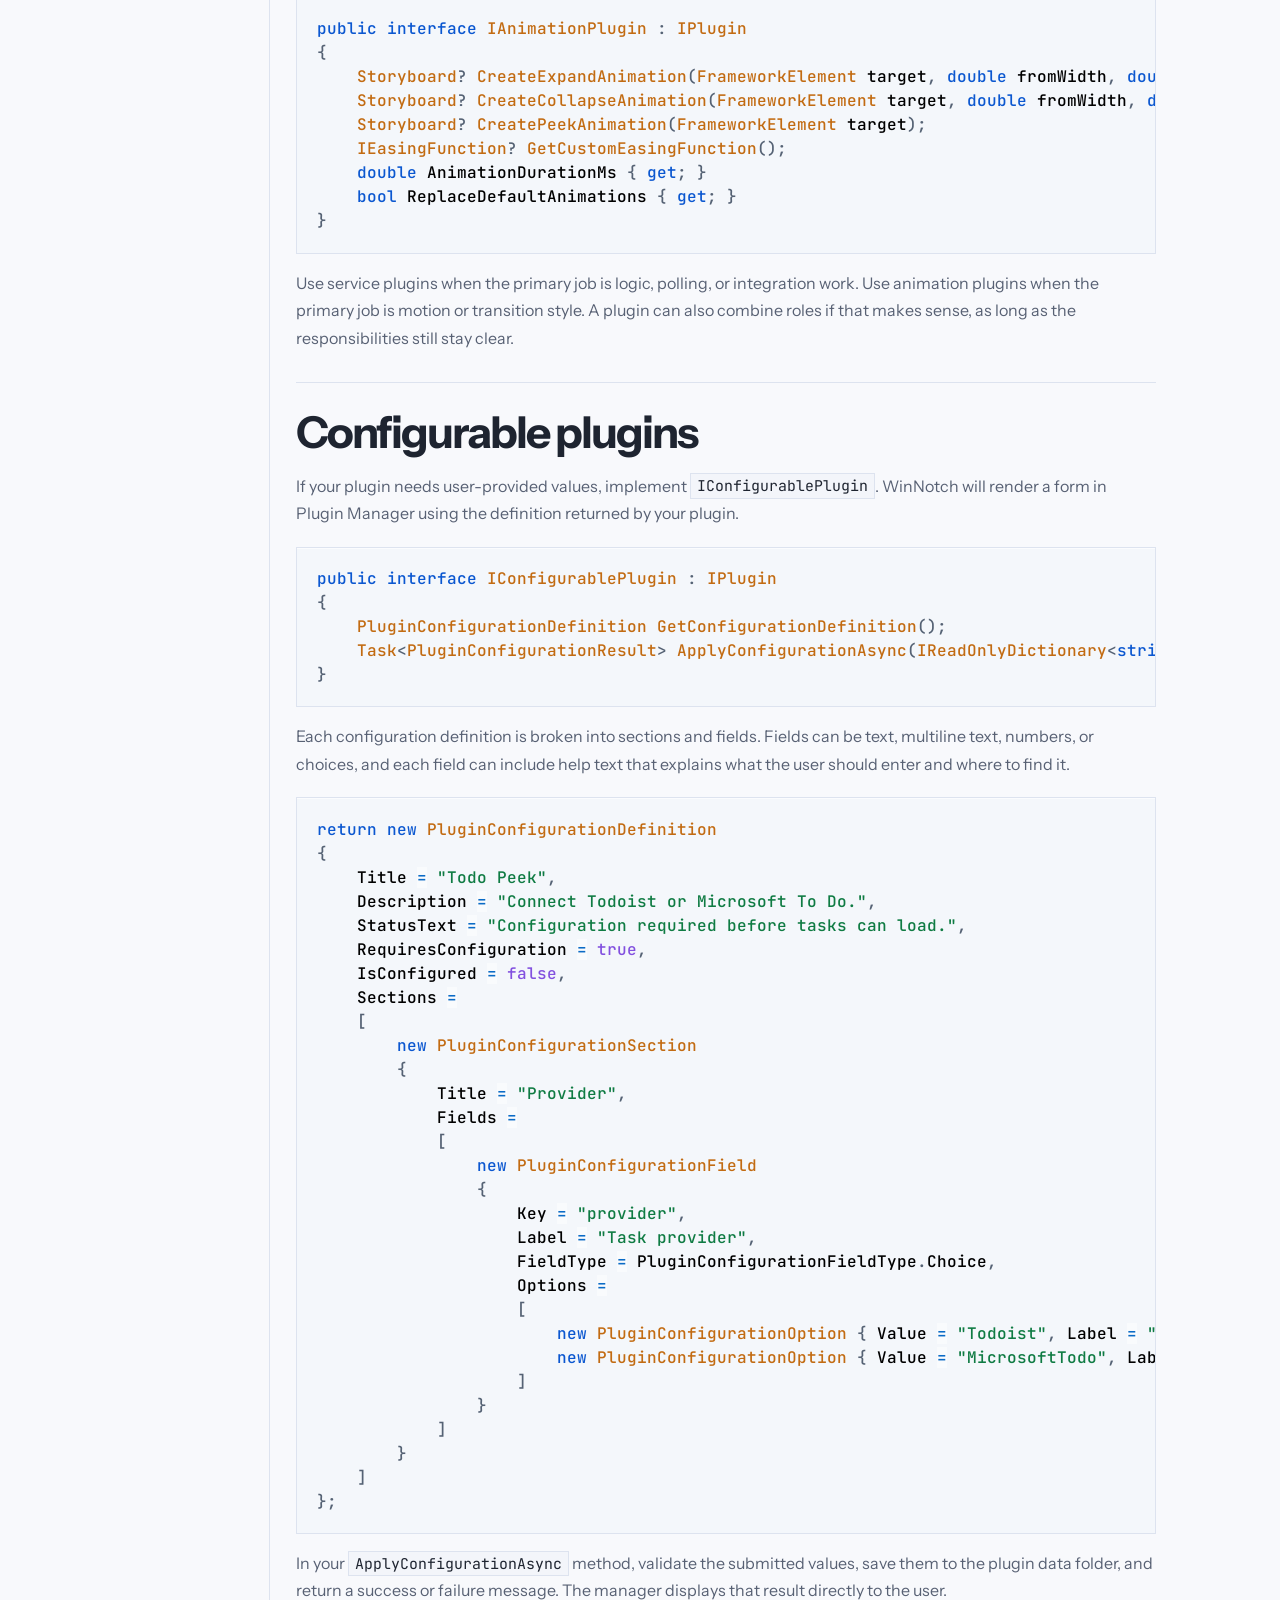
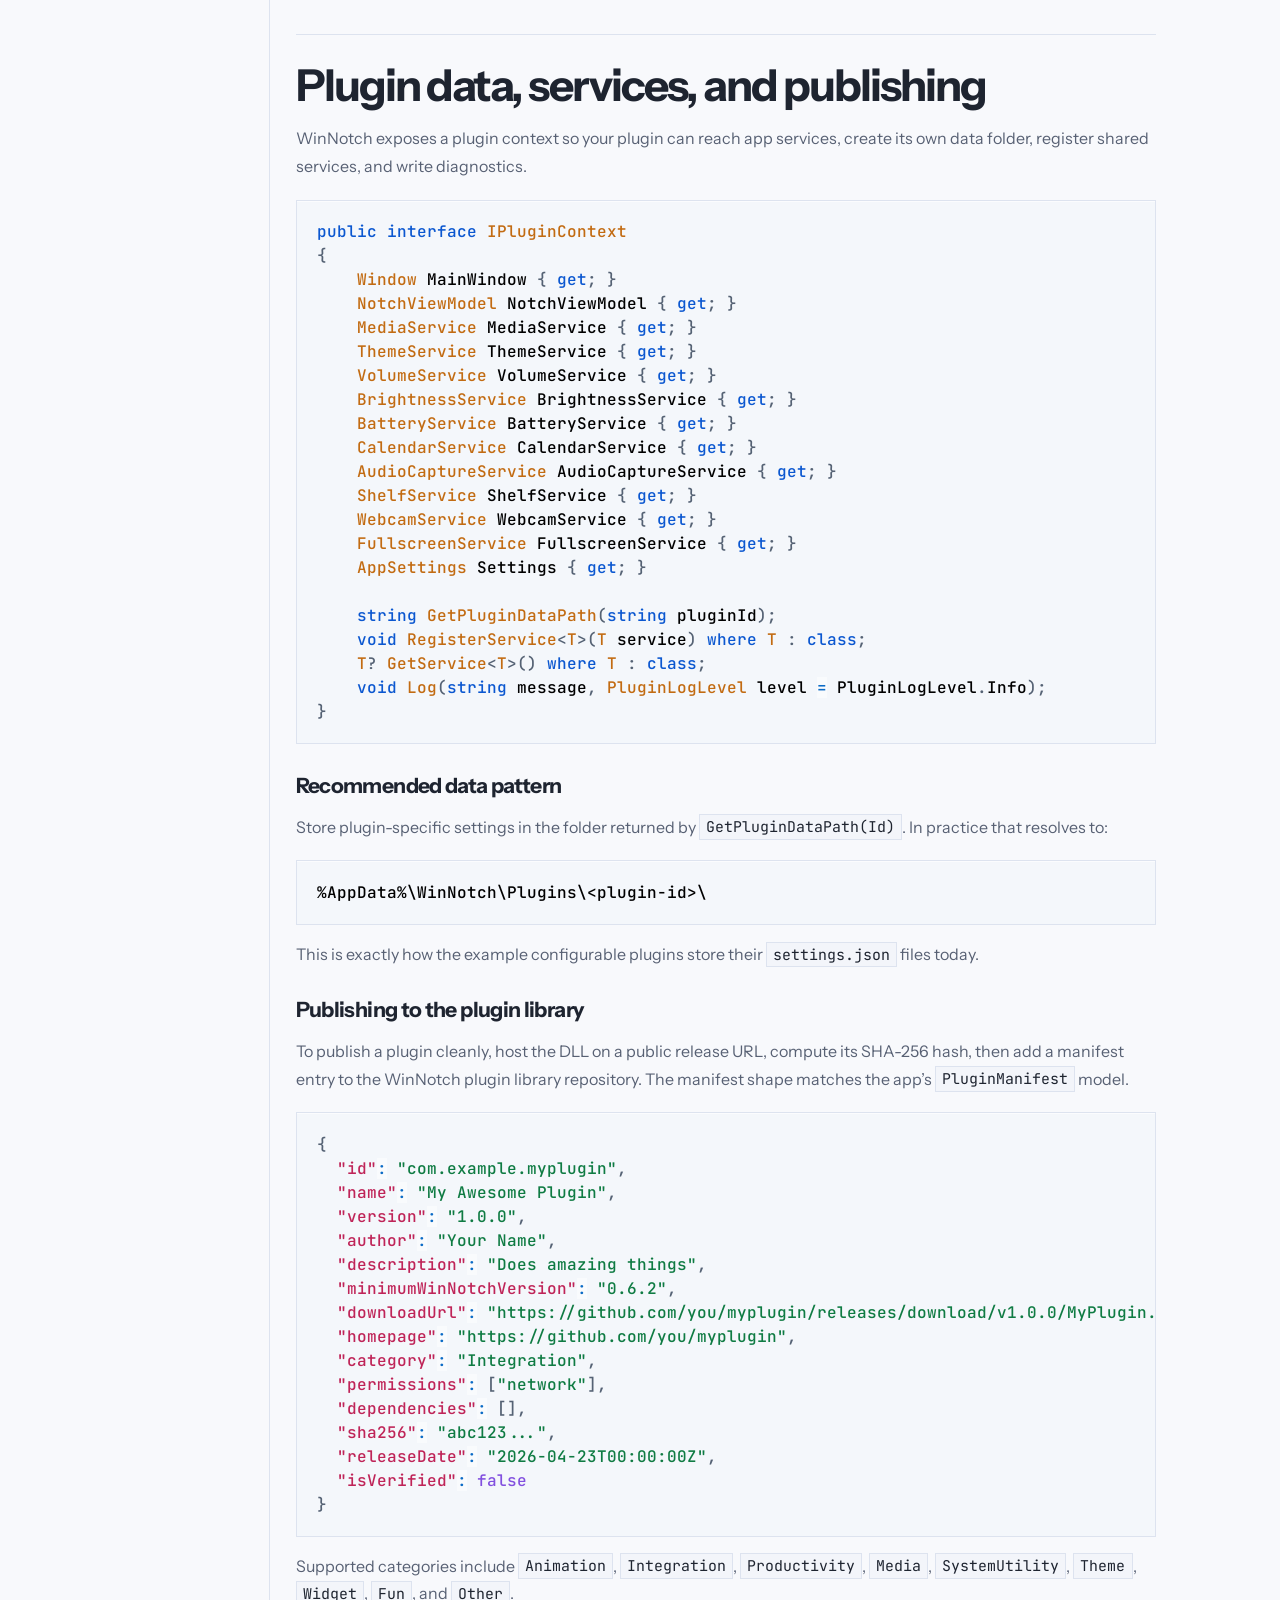
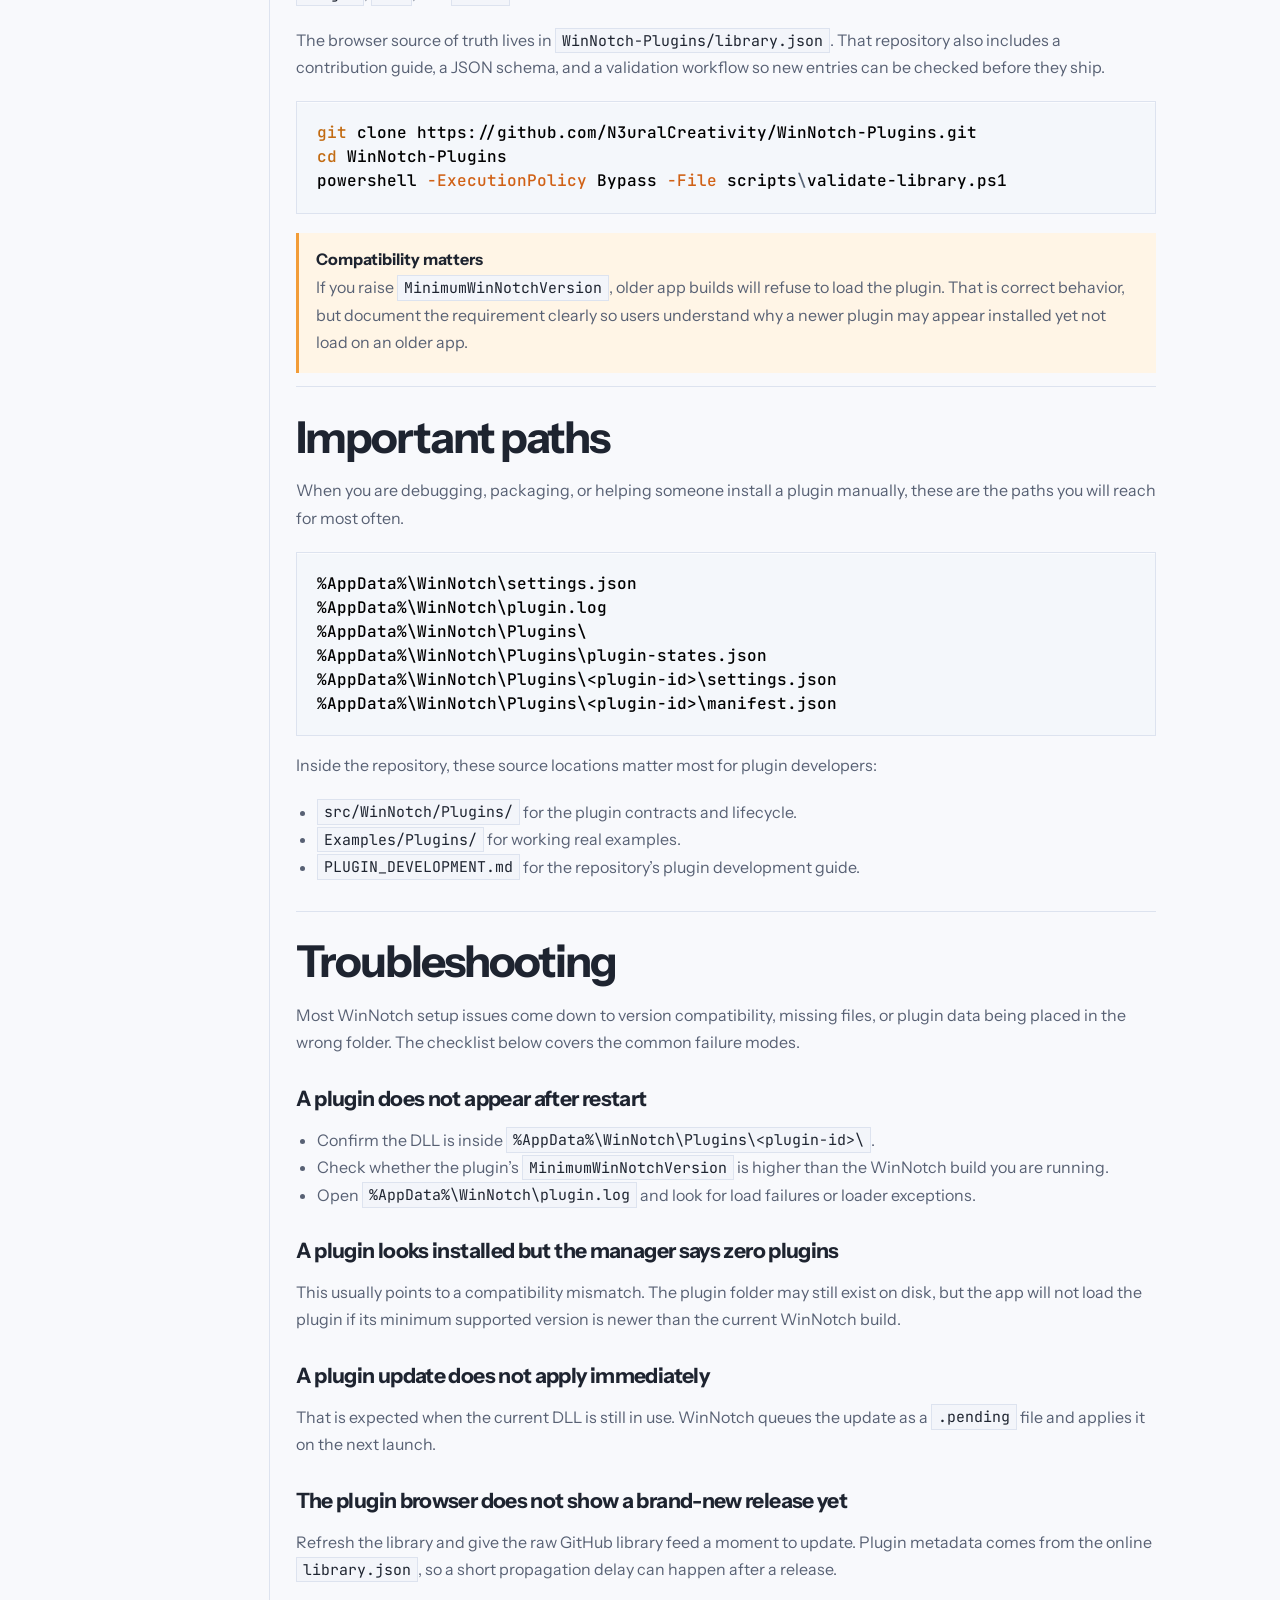
<file: docs/documentation/index.html>
<!DOCTYPE html>
<html lang="en">
<head>
    <meta charset="UTF-8">
    <meta name="viewport" content="width=device-width, initial-scale=1.0">
    <title>WinNotch Documentation</title>
    <meta name="description" content="Install WinNotch, learn how the notch behaves, manage plugins, and build your own WinNotch plugins with a complete documentation walkthrough.">
    <meta name="theme-color" content="#f8f9fc">
    <link rel="icon" type="image/x-icon" href="../assets/icons/winnotch.ico">
    <script>
        (() => {
            const savedTheme = localStorage.getItem("winnotch-site-theme");
            const prefersDark = window.matchMedia && window.matchMedia("(prefers-color-scheme: dark)").matches;
            if (savedTheme === "dark" || (!savedTheme && prefersDark)) {
                document.documentElement.classList.add("dark");
            }
        })();
    </script>
    <link rel="preconnect" href="https://fonts.googleapis.com">
    <link rel="preconnect" href="https://fonts.gstatic.com" crossorigin>
    <link href="https://fonts.googleapis.com/css2?family=Instrument+Sans:wght@400;500;600;700&family=JetBrains+Mono:wght@400;500;700&display=swap" rel="stylesheet">
    <link rel="stylesheet" href="../assets/vendor/prism/prism.min.css">
    <link rel="stylesheet" href="../assets/vendor/prism/prism-toolbar.min.css">
    <link rel="stylesheet" href="./styles.css">
</head>
<body data-prismjs-copy="Copy" data-prismjs-copy-success="Copied!" data-prismjs-copy-error="Press Ctrl+C">
    <header class="docs-header">
        <div class="docs-header__inner">
            <a class="docs-brand" href="../" aria-label="Go to the WinNotch homepage">
                <img src="../assets/brand/winnotch-wordmark.svg" alt="" class="docs-brand__mark">
                <span class="docs-brand__text">WinNotch</span>
            </a>

            <nav class="docs-header__nav" aria-label="Primary">
                <a href="../">Home</a>
                <a href="./" aria-current="page">Docs</a>
                <a href="https://github.com/N3uralCreativity/WinNotch/releases/latest" target="_blank" rel="noreferrer" data-winnotch-download>Download</a>
                <a href="https://github.com/N3uralCreativity/WinNotch-Plugins" target="_blank" rel="noreferrer">Plugins</a>
                <a href="https://github.com/N3uralCreativity/WinNotch" target="_blank" rel="noreferrer">GitHub</a>
            </nav>

            <div class="docs-header__actions">
                <div class="docs-search" data-search-root>
                    <label class="docs-search__label" for="docs-search-input">Search</label>
                    <input id="docs-search-input" class="docs-search__input" type="search" placeholder="Search documentation">
                    <span class="docs-search__hint">Ctrl+K</span>
                    <div class="docs-search__results" id="docs-search-results" hidden></div>
                </div>

                <button id="theme-toggle" class="docs-theme-toggle" type="button" aria-label="Toggle theme" aria-pressed="false">
                    <svg class="docs-theme-toggle__sun" viewBox="0 0 24 24" aria-hidden="true">
                        <path d="M12 3.25a.75.75 0 0 1 .75.75v1.5a.75.75 0 0 1-1.5 0V4a.75.75 0 0 1 .75-.75Zm0 14.75a.75.75 0 0 1 .75.75v1.5a.75.75 0 0 1-1.5 0v-1.5A.75.75 0 0 1 12 18Zm8-6.75a.75.75 0 0 1 0 1.5h-1.5a.75.75 0 0 1 0-1.5H20ZM5.5 12a.75.75 0 0 1-.75.75h-1.5a.75.75 0 0 1 0-1.5h1.5A.75.75 0 0 1 5.5 12Zm11.45-5.95a.75.75 0 0 1 1.06 0l1.06 1.06a.75.75 0 1 1-1.06 1.06l-1.06-1.06a.75.75 0 0 1 0-1.06ZM6.99 16.5a.75.75 0 0 1 1.06 0l1.06 1.06a.75.75 0 0 1-1.06 1.06l-1.06-1.06a.75.75 0 0 1 0-1.06Zm11.12 2.12a.75.75 0 0 1-1.06 0l-1.06-1.06a.75.75 0 0 1 1.06-1.06l1.06 1.06a.75.75 0 0 1 0 1.06ZM8.05 6.05a.75.75 0 1 1 1.06 1.06L8.05 8.17A.75.75 0 1 1 6.99 7.1l1.06-1.06ZM12 7a5 5 0 1 1 0 10 5 5 0 0 1 0-10Z"></path>
                    </svg>
                    <svg class="docs-theme-toggle__moon" viewBox="0 0 24 24" aria-hidden="true">
                        <path d="M14.59 2.75a.75.75 0 0 1 .74.92 8.5 8.5 0 0 0 10 10 .75.75 0 0 1 .92.74A9.75 9.75 0 1 1 14.59 2.75Z" transform="translate(-2 -2)"></path>
                    </svg>
                </button>
            </div>
        </div>
    </header>

    <div class="docs-shell">
        <aside class="docs-sidebar" aria-label="Documentation navigation">
            <div class="docs-sidebar__inner">
                <p class="docs-sidebar__kicker">Documentation</p>
                <a class="docs-sidebar__overview" href="#overview">Overview</a>

                <details class="docs-nav-group" open>
                    <summary>Setup</summary>
                    <nav>
                        <a href="#setup-overview">Setup overview</a>
                        <a href="#install-release">Install from a release</a>
                        <a href="#build-source">Build from source</a>
                        <a href="#first-launch">First launch</a>
                        <a href="#update-uninstall">Update and uninstall</a>
                    </nav>
                </details>

                <details class="docs-nav-group" open>
                    <summary>Use WinNotch</summary>
                    <nav>
                        <a href="#daily-use">Daily use</a>
                        <a href="#positioning-layout">Positioning and layout</a>
                        <a href="#settings-storage">Settings and storage</a>
                        <a href="#built-in-features">Built-in features</a>
                    </nav>
                </details>

                <details class="docs-nav-group" open>
                    <summary>Plugins</summary>
                    <nav>
                        <a href="#plugin-library">Browse and install</a>
                        <a href="#manual-plugin-install">Manual install</a>
                        <a href="#updates-configuration">Updates and configuration</a>
                    </nav>
                </details>

                <details class="docs-nav-group" open>
                    <summary>Build plugins</summary>
                    <nav>
                        <a href="#plugin-architecture">Architecture</a>
                        <a href="#create-first-plugin">Create your first plugin</a>
                        <a href="#ui-plugins">UI plugins</a>
                        <a href="#service-animation">Service and animation plugins</a>
                        <a href="#configurable-plugins">Configurable plugins</a>
                        <a href="#plugin-data-logging">Data, logging, and publishing</a>
                    </nav>
                </details>

                <details class="docs-nav-group" open>
                    <summary>Reference</summary>
                    <nav>
                        <a href="#important-paths">Important paths</a>
                        <a href="#troubleshooting">Troubleshooting</a>
                    </nav>
                </details>
            </div>
        </aside>

        <main class="docs-content" id="docs-content">
            <div class="docs-content__inner">
                <div class="docs-content__header">
                    <p class="docs-content__eyebrow">Documentation</p>
                    <a class="docs-content__copy-link" href="https://github.com/N3uralCreativity/WinNotch" target="_blank" rel="noreferrer">Open repository</a>
                </div>

                <section class="doc-section doc-section--hero" id="overview" data-doc-section>
                    <h1 class="doc-heading">Using and building with WinNotch</h1>
                    <p class="doc-lede">
                        WinNotch is a Windows overlay app built with WPF and .NET 8 that adds a dynamic-notch style surface to the edge of the screen. It combines built-in tools like music controls, file staging, battery, calendar, brightness and volume HUDs, then extends that surface with installable plugins.
                    </p>
                    <p>
                        This page is the technical walkthrough for both kinds of users: people who want to install and use the app well, and developers who want to build plugins that fit naturally into the notch. Everything here is based on the current WinNotch repository structure, the live plugin interfaces in <code>src/WinNotch/Plugins</code>, and the example plugins shipped in <code>Examples/Plugins</code>.
                    </p>

                    <div class="doc-grid doc-grid--hero">
                        <article class="doc-card">
                            <h2>What WinNotch gives you</h2>
                            <ul>
                                <li>A compact notch that reacts to hover, click, scroll, and drag.</li>
                                <li>Built-in modules for media, volume, brightness, battery, calendar, webcam, and a file shelf.</li>
                                <li>A plugin ecosystem with UI, service, animation, and configurable plugins.</li>
                            </ul>
                        </article>

                        <article class="doc-card">
                            <h2>What this documentation covers</h2>
                            <ul>
                                <li>Installing WinNotch from releases or source.</li>
                                <li>Daily use, settings, plugin management, and updates.</li>
                                <li>Creating, packaging, configuring, and publishing plugins.</li>
                            </ul>
                        </article>
                    </div>
                </section>

                <section class="doc-section" id="setup-overview" data-doc-section>
                    <h2 class="doc-heading">Setup overview</h2>
                    <p>
                        There are two common ways to get WinNotch running. The fastest route is the release installer from GitHub Releases. The more flexible route is cloning the repository and running the app directly from source. Both paths end up using the same settings folder in <code>%AppData%\WinNotch</code>, and both load plugins from <code>%AppData%\WinNotch\Plugins</code>.
                    </p>

                    <div class="doc-callout doc-callout--note">
                        <strong>Requirements</strong>
                        <p>WinNotch targets Windows 10 and Windows 11 and is built on .NET 8 with WPF. For local development, install the .NET 8 SDK.</p>
                    </div>
                </section>

                <section class="doc-section" id="install-release" data-doc-section>
                    <h2 class="doc-heading">Install from a release</h2>
                    <p>
                        If you just want to use the app, start with the latest release. WinNotch publishes both a direct executable and an installer package.
                    </p>

                    <ol class="doc-steps">
                        <li>Open the latest release on GitHub.</li>
                        <li>Download <code>WinNotch-Setup.exe</code> if you want the easiest install path.</li>
                        <li>Run the installer, then launch WinNotch from Windows or from the installed executable.</li>
                    </ol>

                    <p>
                        Once launched, WinNotch places itself at the edge of the screen and keeps running from the tray. The app stores its persistent settings in the current user profile, not in the install folder, so upgrading to newer versions does not reset your layout or plugin data.
                    </p>

                    <div class="doc-callout doc-callout--tip">
                        <strong>Recommended</strong>
                        <p>Use the installer build unless you have a specific reason to carry the portable executable yourself. It gives a cleaner update path and is the expected experience for most users.</p>
                    </div>
                </section>

                <section class="doc-section" id="build-source" data-doc-section>
                    <h2 class="doc-heading">Build from source</h2>
                    <p>
                        Building from source is the best route if you want to modify the app, test unreleased changes, or author plugins directly inside the repository.
                    </p>

                    <pre><code class="language-bash">git clone https://github.com/N3uralCreativity/WinNotch.git
cd WinNotch
dotnet run --project src/WinNotch/WinNotch.csproj</code></pre>

                    <p>
                        To produce a publish folder instead of running the app in place:
                    </p>

                    <pre><code class="language-bash">dotnet publish src/WinNotch/WinNotch.csproj -c Release -r win-x64 --self-contained -p:PublishSingleFile=true -o publish</code></pre>

                    <p>
                        The repository already contains working example plugins, so cloning the repo also gives you a live plugin playground under <code>Examples/Plugins</code>.
                    </p>
                </section>

                <section class="doc-section" id="first-launch" data-doc-section>
                    <h2 class="doc-heading">First launch</h2>
                    <p>
                        On first launch, WinNotch creates its application data folder and defaults to the built-in behavior: hover to peek, click to open, scroll on the compact notch to control volume, and keep the rest of the UI out of the way until needed.
                    </p>

                    <ul>
                        <li><strong>Hover</strong> gives a quick preview or starts a longer open interaction depending on your hover mode.</li>
                        <li><strong>Click</strong> expands the notch into the full open state.</li>
                        <li><strong>Ctrl+Alt+N</strong> toggles the notch globally.</li>
                        <li><strong>Tray icon</strong> keeps the app accessible even when the main surface is hidden.</li>
                    </ul>

                    <div class="doc-callout doc-callout--note">
                        <strong>Settings file</strong>
                        <p>The core application settings are stored in <code>%AppData%\WinNotch\settings.json</code>.</p>
                    </div>
                </section>

                <section class="doc-section" id="update-uninstall" data-doc-section>
                    <h2 class="doc-heading">Update and uninstall</h2>
                    <p>
                        WinNotch includes an update check in the settings flow. When an update is available, the app downloads the installer and relaunches into the upgrade path. Plugin updates are handled separately from the Plugin Manager.
                    </p>

                    <h3 class="doc-subheading">Updating the app</h3>
                    <p>
                        Use the built-in update action from settings or download a newer installer from Releases. The installer upgrade path preserves your settings and plugin folders.
                    </p>

                    <h3 class="doc-subheading">Uninstalling the app</h3>
                    <p>
                        Removing WinNotch uninstalls the application binaries. During interactive uninstall, you can also choose whether to remove your stored data, which includes settings, plugin folders, and logs under the WinNotch app-data directories.
                    </p>
                </section>

                <section class="doc-section" id="daily-use" data-doc-section>
                    <h2 class="doc-heading">Daily use</h2>
                    <p>
                        WinNotch works best when you treat it as a quick interaction layer instead of a full window. Hover and click for short sessions, then let it collapse back out of the way.
                    </p>

                    <div class="doc-grid">
                        <article class="doc-card">
                            <h3>Peek and open</h3>
                            <p>Hover reveals a light preview. Click expands into the open layout where widgets, media controls, calendar, shelf, and plugins can live side by side.</p>
                        </article>
                        <article class="doc-card">
                            <h3>Scroll controls</h3>
                            <p>Scrolling the compact notch can control volume, and WinNotch shows an inline HUD for volume and brightness changes.</p>
                        </article>
                        <article class="doc-card">
                            <h3>Shelf behavior</h3>
                            <p>Drag files onto the notch to stage them, then drag them back out or open them later from the shelf.</p>
                        </article>
                    </div>
                </section>

                <section class="doc-section" id="positioning-layout" data-doc-section>
                    <h2 class="doc-heading">Positioning and layout</h2>
                    <p>
                        WinNotch is not locked to one placement. It supports the classic top layout as well as side-oriented and vertical placements. That matters for both users and plugin authors because the open layout can change shape depending on where the notch is docked.
                    </p>

                    <ul>
                        <li><strong>Top layout</strong> is the classic compact notch at the top center.</li>
                        <li><strong>Side or vertical layout</strong> gives WinNotch room to open sideways and host plugins that provide a vertical-specific surface.</li>
                        <li><strong>Accessory plugins</strong> can sit inline beside built-in content in the expanded top-row layout.</li>
                    </ul>

                    <div class="doc-callout doc-callout--tip">
                        <strong>For plugin authors</strong>
                        <p>If your plugin needs a different shape in side mode, expose <code>UIPluginLocation.VerticalOpenContent</code> instead of forcing the standard open layout to do everything.</p>
                    </div>
                </section>

                <section class="doc-section" id="settings-storage" data-doc-section>
                    <h2 class="doc-heading">Settings and storage</h2>
                    <p>
                        WinNotch keeps user data inside the roaming profile so the app can update without losing personal setup. The most important locations are:
                    </p>

                    <div class="doc-table-wrap">
                        <table class="doc-table">
                            <thead>
                                <tr>
                                    <th>Purpose</th>
                                    <th>Path</th>
                                </tr>
                            </thead>
                            <tbody>
                                <tr>
                                    <td>Main app settings</td>
                                    <td><code>%AppData%\WinNotch\settings.json</code></td>
                                </tr>
                                <tr>
                                    <td>Installed plugins</td>
                                    <td><code>%AppData%\WinNotch\Plugins\</code></td>
                                </tr>
                                <tr>
                                    <td>Per-plugin settings/data</td>
                                    <td><code>%AppData%\WinNotch\Plugins\&lt;plugin-id&gt;\</code></td>
                                </tr>
                                <tr>
                                    <td>Plugin diagnostic log</td>
                                    <td><code>%AppData%\WinNotch\plugin.log</code></td>
                                </tr>
                            </tbody>
                        </table>
                    </div>

                    <p>
                        The core <code>AppSettings</code> model includes startup behavior, hover mode and delays, theme, corner radius scaling, shadow visibility, media and visualizer toggles, HUD toggles, calendar visibility, battery visibility, webcam visibility, and related preferences.
                    </p>
                </section>

                <section class="doc-section" id="built-in-features" data-doc-section>
                    <h2 class="doc-heading">Built-in features</h2>
                    <p>
                        Before you install any plugins, WinNotch already includes a useful set of built-in services. These are also exposed to plugins through the plugin context.
                    </p>

                    <div class="doc-grid">
                        <article class="doc-card">
                            <h3>Media</h3>
                            <p>Reads the current media session, shows playback information, and exposes transport controls.</p>
                        </article>
                        <article class="doc-card">
                            <h3>Theme</h3>
                            <p>Supports Dark, Light, and Auto themes and lets plugins react when the app theme changes.</p>
                        </article>
                        <article class="doc-card">
                            <h3>System HUDs</h3>
                            <p>Volume and brightness feedback stays compact and can be toggled from settings.</p>
                        </article>
                        <article class="doc-card">
                            <h3>Calendar and battery</h3>
                            <p>Brings calendar and battery information into the open notch so plugins can live next to system data instead of replacing it.</p>
                        </article>
                    </div>
                </section>

                <section class="doc-section" id="plugin-library" data-doc-section>
                    <h2 class="doc-heading">Browse and install plugins</h2>
                    <p>
                        The Plugin Manager and Plugin Browser are the primary install flow for most people. WinNotch downloads manifests from the online library, lists available plugins by metadata, and installs the selected DLL into your local plugin directory.
                    </p>

                    <ol class="doc-steps">
                        <li>Open WinNotch settings.</li>
                        <li>Open <strong>Plugin Manager</strong>.</li>
                        <li>Select <strong>Browse Plugins</strong>.</li>
                        <li>Install the plugin you want.</li>
                        <li>Restart when WinNotch asks, especially for first install or queued updates.</li>
                    </ol>

                    <p>
                        Library installs also write a local <code>manifest.json</code> next to the DLL. That matters because the app uses that manifest to show installed metadata and compare versions when updates become available.
                    </p>

                    <div class="doc-callout doc-callout--note">
                        <strong>What powers the browser</strong>
                        <p>The browser reads plugin metadata from the <code>WinNotch-Plugins</code> repository's <code>library.json</code>. A plugin only appears in the browser after its manifest entry is added there.</p>
                    </div>
                </section>

                <section class="doc-section" id="manual-plugin-install" data-doc-section>
                    <h2 class="doc-heading">Manual plugin install</h2>
                    <p>
                        Manual install is still simple if you already have a compiled plugin DLL. Copy it into a folder named after the plugin ID under the WinNotch plugins directory, then restart WinNotch.
                    </p>

                    <pre><code class="language-text">%AppData%\WinNotch\Plugins\com.example.myplugin\MyPlugin.dll</code></pre>

                    <p>
                        If you are distributing a plugin yourself, include a matching <code>manifest.json</code> in that same folder when possible. WinNotch can load a plugin from the DLL alone, but the manifest improves installed-state detection, update checks, and plugin metadata display.
                    </p>
                </section>

                <section class="doc-section" id="updates-configuration" data-doc-section>
                    <h2 class="doc-heading">Plugin updates and configuration</h2>
                    <p>
                        Installed plugins can be toggled, updated, and configured from Plugin Manager. If a plugin implements the configuration interface, the manager shows <strong>Set Up</strong> or <strong>Configure</strong> and opens a dedicated panel with fields, help text, and an <strong>Apply Configuration</strong> action.
                    </p>

                    <h3 class="doc-subheading">How plugin updating works</h3>
                    <p>
                        If the current DLL is locked because WinNotch already loaded it, the download is written as a <code>.pending</code> file and applied automatically on the next startup. That is why a restart is part of the normal update flow.
                    </p>

                    <h3 class="doc-subheading">What “requires configuration” means</h3>
                    <p>
                        Some plugins can run immediately. Others need API tokens, URLs, list names, timing values, or prompt presets before they make sense. Those plugins can mark themselves as requiring configuration and provide a schema for the built-in configuration UI.
                    </p>

                    <div class="doc-callout doc-callout--note">
                        <strong>Examples in this repository</strong>
                        <p><code>Todo Peek</code>, <code>ChatGPT Add-on</code>, and <code>Focus Timer</code> all use the configurable-plugin flow and store their values inside their own plugin folders under <code>%AppData%\WinNotch\Plugins</code>.</p>
                    </div>
                </section>

                <section class="doc-section" id="plugin-architecture" data-doc-section>
                    <h2 class="doc-heading">Plugin architecture</h2>
                    <p>
                        Every WinNotch plugin implements <code>IPlugin</code> directly or, more commonly, inherits from <code>PluginBase</code>. From there, a plugin can add one or more specialized interfaces depending on its role.
                    </p>

                    <div class="doc-table-wrap">
                        <table class="doc-table">
                            <thead>
                                <tr>
                                    <th>Interface</th>
                                    <th>Purpose</th>
                                </tr>
                            </thead>
                            <tbody>
                                <tr>
                                    <td><code>IPlugin</code></td>
                                    <td>Base lifecycle contract for every plugin.</td>
                                </tr>
                                <tr>
                                    <td><code>IUIPlugin</code></td>
                                    <td>Injects WPF UI into closed, open, accessory, vertical, settings, or overlay locations.</td>
                                </tr>
                                <tr>
                                    <td><code>IServicePlugin</code></td>
                                    <td>Runs background services without requiring visible UI.</td>
                                </tr>
                                <tr>
                                    <td><code>IAnimationPlugin</code></td>
                                    <td>Customizes or replaces notch animations.</td>
                                </tr>
                                <tr>
                                    <td><code>IConfigurablePlugin</code></td>
                                    <td>Exposes configuration fields to the Plugin Manager UI.</td>
                                </tr>
                            </tbody>
                        </table>
                    </div>

                    <pre><code class="language-csharp">public interface IPlugin : IDisposable
{
    string Id { get; }
    string Name { get; }
    string Version { get; }
    string Author { get; }
    string Description { get; }
    string MinimumWinNotchVersion { get; }

    Task InitializeAsync(IPluginContext context);
    Task OnEnableAsync();
    Task OnDisableAsync();
    Task ShutdownAsync();
}</code></pre>

                    <p>
                        <code>PluginBase</code> provides default implementations and a <code>Context</code> property. In most cases, inheriting from it is the cleanest way to start.
                    </p>

                    <h3 class="doc-subheading">Plugin attributes</h3>
                    <p>
                        WinNotch also provides attributes for plugin metadata, dependency declaration, and permission declaration. These are especially useful when you want the code to self-describe its intent alongside the runtime properties you expose.
                    </p>

                    <pre><code class="language-csharp">[WinNotchPlugin("com.example.myplugin", "My Plugin", "1.0.0", "Your Name")]
[PluginDependency("com.example.sharedservice", "1.0.0")]
[PluginPermission("network", "Accesses an external weather API")]
public sealed class MyPlugin : PluginBase
{
}</code></pre>
                </section>

                <section class="doc-section" id="create-first-plugin" data-doc-section>
                    <h2 class="doc-heading">Create your first plugin</h2>
                    <p>
                        The fastest way to start is to copy the structure used by the example plugins in this repository. They target the current Windows desktop target framework, enable WPF, and reference the WinNotch app project directly.
                    </p>

                    <h3 class="doc-subheading">Project file</h3>
                    <pre><code class="language-xml">&lt;Project Sdk="Microsoft.NET.Sdk"&gt;
  &lt;PropertyGroup&gt;
    &lt;TargetFramework&gt;net8.0-windows10.0.22621.0&lt;/TargetFramework&gt;
    &lt;UseWPF&gt;true&lt;/UseWPF&gt;
    &lt;Nullable&gt;enable&lt;/Nullable&gt;
    &lt;ImplicitUsings&gt;enable&lt;/ImplicitUsings&gt;
  &lt;/PropertyGroup&gt;

  &lt;ItemGroup&gt;
    &lt;ProjectReference Include="..\..\..\src\WinNotch\WinNotch.csproj"&gt;
      &lt;Private&gt;false&lt;/Private&gt;
      &lt;ExcludeAssets&gt;runtime&lt;/ExcludeAssets&gt;
    &lt;/ProjectReference&gt;
  &lt;/ItemGroup&gt;
&lt;/Project&gt;</code></pre>

                    <h3 class="doc-subheading">Minimal plugin class</h3>
                    <pre><code class="language-csharp">using System.Windows;
using System.Windows.Controls;
using WinNotch.Models;
using WinNotch.Plugins;

namespace HelloWorldPlugin;

[WinNotchPlugin("com.winnotch.helloworld", "Hello World", "1.0.0", "WinNotch Team")]
public class HelloWorldPlugin : PluginBase, IUIPlugin
{
    public override string Id =&gt; "com.winnotch.helloworld";
    public override string Name =&gt; "Hello World";
    public override string Version =&gt; "1.0.0";
    public override string Author =&gt; "WinNotch Team";
    public override string Description =&gt; "A simple test plugin that displays system info in the notch.";
    public override string MinimumWinNotchVersion =&gt; "0.3.0";

    public UIElement? GetUIElement(UIPluginLocation location)
    {
        return location switch
        {
            UIPluginLocation.ClosedContent =&gt; new TextBlock { Text = "👋" },
            UIPluginLocation.OpenContent =&gt; new TextBlock { Text = "Hello from WinNotch" },
            _ =&gt; null
        };
    }

    public void OnNotchStateChanged(NotchState newState)
    {
    }
}</code></pre>

                    <p>
                        Build the plugin, copy the DLL into <code>%AppData%\WinNotch\Plugins\com.winnotch.helloworld\</code>, then restart WinNotch.
                    </p>

                    <h3 class="doc-subheading">Alternative: consume the Plugin SDK package</h3>
                    <p>
                        If you do not want to clone the full WinNotch repository just to compile a plugin, use the GitHub Packages SDK package instead. It exposes the official WinNotch assembly as a compile-time package for plugin authors.
                    </p>

                    <pre><code class="language-bash">dotnet nuget add source "https://nuget.pkg.github.com/N3uralCreativity/index.json" \
  --name github-winnotch \
  --username YOUR_GITHUB_USERNAME \
  --password YOUR_GITHUB_PAT \
  --store-password-in-clear-text

dotnet add package WinNotch.PluginSdk --version 0.6.2 --source github-winnotch</code></pre>

                    <p>
                        Use a personal access token with <code>read:packages</code>, and remember that this package is for developers only. End users should still install the WinNotch app from Releases.
                    </p>
                </section>

                <section class="doc-section" id="ui-plugins" data-doc-section>
                    <h2 class="doc-heading">UI plugins</h2>
                    <p>
                        UI plugins are the most common WinNotch extension type. They return WPF elements for specific locations and react when the notch state changes.
                    </p>

                    <pre><code class="language-csharp">public interface IUIPlugin : IPlugin
{
    UIElement? GetUIElement(UIPluginLocation location);
    void OnNotchStateChanged(NotchState newState);
}</code></pre>

                    <p>The current UI locations are:</p>
                    <ul>
                        <li><code>ClosedContent</code> for compact-notch UI.</li>
                        <li><code>OpenContent</code> for the main expanded layout.</li>
                        <li><code>OpenAccessory</code> for inline accessory content in the top-row expanded layout.</li>
                        <li><code>VerticalOpenContent</code> for side or vertical expanded layouts.</li>
                        <li><code>CustomTab</code>, <code>Settings</code>, and <code>Overlay</code> for more specialized surfaces.</li>
                    </ul>

                    <div class="doc-callout doc-callout--tip">
                        <strong>Practical layout rule</strong>
                        <p>If your plugin adds visible content in the expanded notch, always think about both top and vertical placements. The built-in examples like Weather, Todo Peek, Clipboard Stack, and Focus Timer all adapt their layouts rather than assuming a single horizontal card.</p>
                    </div>

                    <h3 class="doc-subheading">Theme-aware UI</h3>
                    <p>
                        Use <code>Context.ThemeService</code> from <code>IPluginContext</code> to inspect current theme state and react to changes. That lets your plugin stay readable across dark and light app themes without depending on hard-coded colors only.
                    </p>
                </section>

                <section class="doc-section" id="service-animation" data-doc-section>
                    <h2 class="doc-heading">Service and animation plugins</h2>
                    <p>
                        Not every plugin needs a visible panel. Service plugins are useful when you want background polling, integrations, or shared services that other plugins can consume. Animation plugins are for motion systems and custom expand, collapse, or peek behavior.
                    </p>

                    <h3 class="doc-subheading">Service plugin shape</h3>
                    <pre><code class="language-csharp">public interface IServicePlugin : IPlugin
{
    Task StartServiceAsync();
    Task StopServiceAsync();
}</code></pre>

                    <h3 class="doc-subheading">Animation plugin shape</h3>
                    <pre><code class="language-csharp">public interface IAnimationPlugin : IPlugin
{
    Storyboard? CreateExpandAnimation(FrameworkElement target, double fromWidth, double toWidth, double fromHeight, double toHeight);
    Storyboard? CreateCollapseAnimation(FrameworkElement target, double fromWidth, double toWidth, double fromHeight, double toHeight);
    Storyboard? CreatePeekAnimation(FrameworkElement target);
    IEasingFunction? GetCustomEasingFunction();
    double AnimationDurationMs { get; }
    bool ReplaceDefaultAnimations { get; }
}</code></pre>

                    <p>
                        Use service plugins when the primary job is logic, polling, or integration work. Use animation plugins when the primary job is motion or transition style. A plugin can also combine roles if that makes sense, as long as the responsibilities still stay clear.
                    </p>
                </section>

                <section class="doc-section" id="configurable-plugins" data-doc-section>
                    <h2 class="doc-heading">Configurable plugins</h2>
                    <p>
                        If your plugin needs user-provided values, implement <code>IConfigurablePlugin</code>. WinNotch will render a form in Plugin Manager using the definition returned by your plugin.
                    </p>

                    <pre><code class="language-csharp">public interface IConfigurablePlugin : IPlugin
{
    PluginConfigurationDefinition GetConfigurationDefinition();
    Task&lt;PluginConfigurationResult&gt; ApplyConfigurationAsync(IReadOnlyDictionary&lt;string, string?&gt; values);
}</code></pre>

                    <p>
                        Each configuration definition is broken into sections and fields. Fields can be text, multiline text, numbers, or choices, and each field can include help text that explains what the user should enter and where to find it.
                    </p>

                    <pre><code class="language-csharp">return new PluginConfigurationDefinition
{
    Title = "Todo Peek",
    Description = "Connect Todoist or Microsoft To Do.",
    StatusText = "Configuration required before tasks can load.",
    RequiresConfiguration = true,
    IsConfigured = false,
    Sections =
    [
        new PluginConfigurationSection
        {
            Title = "Provider",
            Fields =
            [
                new PluginConfigurationField
                {
                    Key = "provider",
                    Label = "Task provider",
                    FieldType = PluginConfigurationFieldType.Choice,
                    Options =
                    [
                        new PluginConfigurationOption { Value = "Todoist", Label = "Todoist" },
                        new PluginConfigurationOption { Value = "MicrosoftTodo", Label = "Microsoft To Do" }
                    ]
                }
            ]
        }
    ]
};</code></pre>

                    <p>
                        In your <code>ApplyConfigurationAsync</code> method, validate the submitted values, save them to the plugin data folder, and return a success or failure message. The manager displays that result directly to the user.
                    </p>
                </section>

                <section class="doc-section" id="plugin-data-logging" data-doc-section>
                    <h2 class="doc-heading">Plugin data, services, and publishing</h2>
                    <p>
                        WinNotch exposes a plugin context so your plugin can reach app services, create its own data folder, register shared services, and write diagnostics.
                    </p>

                    <pre><code class="language-csharp">public interface IPluginContext
{
    Window MainWindow { get; }
    NotchViewModel NotchViewModel { get; }
    MediaService MediaService { get; }
    ThemeService ThemeService { get; }
    VolumeService VolumeService { get; }
    BrightnessService BrightnessService { get; }
    BatteryService BatteryService { get; }
    CalendarService CalendarService { get; }
    AudioCaptureService AudioCaptureService { get; }
    ShelfService ShelfService { get; }
    WebcamService WebcamService { get; }
    FullscreenService FullscreenService { get; }
    AppSettings Settings { get; }

    string GetPluginDataPath(string pluginId);
    void RegisterService&lt;T&gt;(T service) where T : class;
    T? GetService&lt;T&gt;() where T : class;
    void Log(string message, PluginLogLevel level = PluginLogLevel.Info);
}</code></pre>

                    <h3 class="doc-subheading">Recommended data pattern</h3>
                    <p>
                        Store plugin-specific settings in the folder returned by <code>GetPluginDataPath(Id)</code>. In practice that resolves to:
                    </p>

                    <pre><code class="language-text">%AppData%\WinNotch\Plugins\&lt;plugin-id&gt;\</code></pre>

                    <p>
                        This is exactly how the example configurable plugins store their <code>settings.json</code> files today.
                    </p>

                    <h3 class="doc-subheading">Publishing to the plugin library</h3>
                    <p>
                        To publish a plugin cleanly, host the DLL on a public release URL, compute its SHA-256 hash, then add a manifest entry to the WinNotch plugin library repository. The manifest shape matches the app’s <code>PluginManifest</code> model.
                    </p>

                    <pre><code class="language-json">{
  "id": "com.example.myplugin",
  "name": "My Awesome Plugin",
  "version": "1.0.0",
  "author": "Your Name",
  "description": "Does amazing things",
  "minimumWinNotchVersion": "0.6.2",
  "downloadUrl": "https://github.com/you/myplugin/releases/download/v1.0.0/MyPlugin.dll",
  "homepage": "https://github.com/you/myplugin",
  "category": "Integration",
  "permissions": ["network"],
  "dependencies": [],
  "sha256": "abc123...",
  "releaseDate": "2026-04-23T00:00:00Z",
  "isVerified": false
}</code></pre>

                    <p>
                        Supported categories include <code>Animation</code>, <code>Integration</code>, <code>Productivity</code>, <code>Media</code>, <code>SystemUtility</code>, <code>Theme</code>, <code>Widget</code>, <code>Fun</code>, and <code>Other</code>.
                    </p>

                    <p>
                        The browser source of truth lives in <code>WinNotch-Plugins/library.json</code>. That repository also includes a contribution guide, a JSON schema, and a validation workflow so new entries can be checked before they ship.
                    </p>

                    <pre><code class="language-bash">git clone https://github.com/N3uralCreativity/WinNotch-Plugins.git
cd WinNotch-Plugins
powershell -ExecutionPolicy Bypass -File scripts\validate-library.ps1</code></pre>

                    <div class="doc-callout doc-callout--warning">
                        <strong>Compatibility matters</strong>
                        <p>If you raise <code>MinimumWinNotchVersion</code>, older app builds will refuse to load the plugin. That is correct behavior, but document the requirement clearly so users understand why a newer plugin may appear installed yet not load on an older app.</p>
                    </div>
                </section>

                <section class="doc-section" id="important-paths" data-doc-section>
                    <h2 class="doc-heading">Important paths</h2>
                    <p>
                        When you are debugging, packaging, or helping someone install a plugin manually, these are the paths you will reach for most often.
                    </p>

                    <pre><code class="language-text">%AppData%\WinNotch\settings.json
%AppData%\WinNotch\plugin.log
%AppData%\WinNotch\Plugins\
%AppData%\WinNotch\Plugins\plugin-states.json
%AppData%\WinNotch\Plugins\&lt;plugin-id&gt;\settings.json
%AppData%\WinNotch\Plugins\&lt;plugin-id&gt;\manifest.json</code></pre>

                    <p>
                        Inside the repository, these source locations matter most for plugin developers:
                    </p>

                    <ul>
                        <li><code>src/WinNotch/Plugins/</code> for the plugin contracts and lifecycle.</li>
                        <li><code>Examples/Plugins/</code> for working real examples.</li>
                        <li><code>PLUGIN_DEVELOPMENT.md</code> for the repository’s plugin development guide.</li>
                    </ul>
                </section>

                <section class="doc-section" id="troubleshooting" data-doc-section>
                    <h2 class="doc-heading">Troubleshooting</h2>
                    <p>
                        Most WinNotch setup issues come down to version compatibility, missing files, or plugin data being placed in the wrong folder. The checklist below covers the common failure modes.
                    </p>

                    <h3 class="doc-subheading">A plugin does not appear after restart</h3>
                    <ul>
                        <li>Confirm the DLL is inside <code>%AppData%\WinNotch\Plugins\&lt;plugin-id&gt;\</code>.</li>
                        <li>Check whether the plugin’s <code>MinimumWinNotchVersion</code> is higher than the WinNotch build you are running.</li>
                        <li>Open <code>%AppData%\WinNotch\plugin.log</code> and look for load failures or loader exceptions.</li>
                    </ul>

                    <h3 class="doc-subheading">A plugin looks installed but the manager says zero plugins</h3>
                    <p>
                        This usually points to a compatibility mismatch. The plugin folder may still exist on disk, but the app will not load the plugin if its minimum supported version is newer than the current WinNotch build.
                    </p>

                    <h3 class="doc-subheading">A plugin update does not apply immediately</h3>
                    <p>
                        That is expected when the current DLL is still in use. WinNotch queues the update as a <code>.pending</code> file and applies it on the next launch.
                    </p>

                    <h3 class="doc-subheading">The plugin browser does not show a brand-new release yet</h3>
                    <p>
                        Refresh the library and give the raw GitHub library feed a moment to update. Plugin metadata comes from the online <code>library.json</code>, so a short propagation delay can happen after a release.
                    </p>

                    <h3 class="doc-subheading">A configurable plugin says it is not set up</h3>
                    <p>
                        Open Plugin Manager, select <strong>Set Up</strong> or <strong>Configure</strong>, fill every required field, and apply the configuration. If the plugin also stores a <code>settings.json</code> file, make sure it contains valid JSON.
                    </p>
                </section>
            </div>
        </main>

        <aside class="docs-toc" aria-label="On this page">
            <div class="docs-toc__inner">
                <p class="docs-toc__kicker">On this page</p>
                <nav class="docs-toc__nav">
                    <a href="#overview">Overview</a>
                    <a href="#setup-overview">Setup overview</a>
                    <a href="#install-release">Install from a release</a>
                    <a href="#build-source">Build from source</a>
                    <a href="#daily-use">Daily use</a>
                    <a href="#plugin-library">Browse and install</a>
                    <a href="#plugin-architecture">Plugin architecture</a>
                    <a href="#create-first-plugin">Create your first plugin</a>
                    <a href="#configurable-plugins">Configurable plugins</a>
                    <a href="#troubleshooting">Troubleshooting</a>
                </nav>
            </div>
        </aside>
    </div>

    <script src="../assets/vendor/prism/prism-core.min.js" data-manual></script>
    <script src="../assets/vendor/prism/prism-markup.min.js"></script>
    <script src="../assets/vendor/prism/prism-clike.min.js"></script>
    <script src="../assets/vendor/prism/prism-csharp.min.js"></script>
    <script src="../assets/vendor/prism/prism-bash.min.js"></script>
    <script src="../assets/vendor/prism/prism-json.min.js"></script>
    <script src="../assets/vendor/prism/prism-toolbar.min.js"></script>
    <script src="../assets/vendor/prism/prism-copy-to-clipboard.min.js"></script>
    <script src="./script.js"></script>
</body>
</html>
</file>
<file: docs/styles.css>
:root {
    --background-color-light: hsla(230, 80%, 98%, 1);
    --surface-light: hsla(230, 48%, 99%, 0.92);
    --line-light: hsla(230, 30%, 86%, 1);
    --dot-light: hsla(230, 18%, 56%, 1);
    --text-top-light: hsla(240, 25%, 10%, 1);
    --text-bottom-light: hsla(240, 18%, 24%, 1);
    --text-muted-light: hsla(240, 16%, 35%, 1);
    --toggle-light: hsla(230, 25%, 10%, 1);
    --accent-light: hsla(223, 78%, 54%, 1);
    --shadow-light: 0 26px 80px rgba(17, 21, 32, 0.06);

    --background-color-dark: hsla(230, 55%, 4%, 1);
    --surface-dark: hsla(230, 28%, 8%, 0.9);
    --line-dark: hsla(230, 24%, 15%, 0.92);
    --dot-dark: hsla(230, 22%, 80%, 1);
    --text-top-dark: hsla(240, 60%, 92%, 1);
    --text-bottom-dark: hsla(240, 30%, 74%, 1);
    --text-muted-dark: hsla(240, 18%, 60%, 1);
    --toggle-dark: hsla(230, 25%, 75%, 1);
    --accent-dark: hsla(214, 100%, 78%, 1);
    --shadow-dark: 0 28px 90px rgba(0, 0, 0, 0.34);

    --x: 50%;
    --y: 50%;
    --max-width: 1180px;
    --site-gutter: 2rem;
    --radius-sm: 10px;
    --radius-md: 12px;
    --radius-lg: 16px;
}

html {
    --background-color: var(--background-color-light);
    --surface-color: var(--surface-light);
    --line-color: var(--line-light);
    --dot-color: var(--dot-light);
    --text-color-top: var(--text-top-light);
    --text-color-bottom: var(--text-bottom-light);
    --text-color-muted: var(--text-muted-light);
    --toggle-color: var(--toggle-light);
    --accent-color: var(--accent-light);
    --site-shadow: var(--shadow-light);
    color-scheme: light;
    scroll-behavior: smooth;
}

html.dark {
    --background-color: var(--background-color-dark);
    --surface-color: var(--surface-dark);
    --line-color: var(--line-dark);
    --dot-color: var(--dot-dark);
    --text-color-top: var(--text-top-dark);
    --text-color-bottom: var(--text-bottom-dark);
    --text-color-muted: var(--text-muted-dark);
    --toggle-color: var(--toggle-dark);
    --accent-color: var(--accent-dark);
    --site-shadow: var(--shadow-dark);
    color-scheme: dark;
}

* {
    box-sizing: border-box;
}

body {
    margin: 0;
    min-width: 320px;
    background:
        radial-gradient(circle at 50% 0%, rgba(109, 141, 255, 0.08), transparent 24%),
        var(--background-color);
    color: var(--text-color-top);
    font-family: "Instrument Sans", sans-serif;
    transition: background-color 0.3s ease, color 0.3s ease;
}

body.plugin-library-open {
    overflow: hidden;
}

body::before {
    content: "";
    position: fixed;
    inset: 0;
    pointer-events: none;
    background:
        linear-gradient(90deg, transparent calc(50% - 1px), var(--line-color) calc(50% - 1px), var(--line-color) calc(50% + 1px), transparent calc(50% + 1px));
    opacity: 0.3;
    mask-image: linear-gradient(180deg, transparent 0%, black 20%, black 80%, transparent 100%);
}

html.theme-transitioning *,
html.theme-transitioning *::before,
html.theme-transitioning *::after {
    transition: none !important;
}

html.theme-transitioning .hero__word {
    animation-play-state: paused;
}

@keyframes reveal-in {
    from {
        clip-path: circle(0% at var(--x) var(--y));
    }
    to {
        clip-path: circle(150% at var(--x) var(--y));
    }
}

@keyframes reveal-out {
    from {
        clip-path: circle(150% at var(--x) var(--y));
    }
    to {
        clip-path: circle(0% at var(--x) var(--y));
    }
}

::view-transition-new(root) {
    animation: reveal-in 0.5s ease-in-out forwards;
    z-index: 1;
    mix-blend-mode: normal;
}

::view-transition-old(root) {
    animation: reveal-out 0.5s ease-in-out forwards;
    animation-delay: 0.5s;
    z-index: 0;
    mix-blend-mode: normal;
}

::view-transition-image-pair(root) {
    isolation: isolate;
}

a,
button,
input {
    font: inherit;
}

img {
    max-width: 100%;
    display: block;
}

main,
.site-footer {
    position: relative;
    z-index: 1;
}

.site-header {
    position: fixed;
    top: 0;
    left: 0;
    right: 0;
    z-index: 30;
    padding-top: 1rem;
    transition: transform 320ms ease, opacity 220ms ease;
}

.site-header--hidden {
    transform: translateY(calc(-100% - 1rem));
    opacity: 0;
}

.site-header__inner,
.rail-section,
.story-stage__inner,
.site-footer {
    width: min(var(--max-width), calc(100% - var(--site-gutter)));
    margin: 0 auto;
}

.site-header__inner {
    position: relative;
    display: grid;
    grid-template-columns: auto 1fr auto;
    align-items: center;
    gap: 1.5rem;
    padding: 1rem 1.35rem;
    border-top: 1px solid var(--line-color);
    border-bottom: 1px solid var(--line-color);
    background: color-mix(in srgb, var(--background-color) 88%, transparent);
    backdrop-filter: blur(18px);
}

.site-header__inner::before,
.site-header__inner::after,
.rail-section__inner::before,
.rail-section__inner::after,
.story-stage__inner::before,
.story-stage__inner::after {
    content: "";
    position: absolute;
    top: 0;
    bottom: 0;
    width: 1px;
    background: var(--line-color);
}

.site-header__inner::before,
.rail-section__inner::before,
.story-stage__inner::before {
    left: 0;
}

.site-header__inner::after,
.rail-section__inner::after,
.story-stage__inner::after {
    right: 0;
}

.brand {
    display: inline-flex;
    align-items: center;
    gap: 0.8rem;
    color: inherit;
    text-decoration: none;
    line-height: 1;
}

.brand__icon {
    position: relative;
    display: inline-flex;
    align-items: center;
    width: 5.7rem;
    height: 1.8rem;
    overflow: hidden;
}

.brand__mark {
    position: absolute;
    top: -0.32rem;
    left: -0.62rem;
    width: 9rem;
    max-width: none;
    height: auto;
}

.brand__text {
    font-size: 1.02rem;
    font-weight: 600;
    letter-spacing: -0.04em;
}

html.dark .brand__mark {
    filter: brightness(0) invert(1);
}

.site-nav,
.site-actions,
.hero__actions,
.download__actions,
.site-footer {
    display: flex;
    align-items: center;
}

.site-nav {
    justify-content: center;
    gap: 1.5rem;
}

.site-nav a,
.site-footer a,
.header-link {
    color: var(--text-color-muted);
    text-decoration: none;
    transition: color 180ms ease;
}

.site-nav a:hover,
.site-footer a:hover,
.header-link:hover {
    color: var(--text-color-top);
}

.site-actions {
    justify-content: flex-end;
    gap: 0.95rem;
}

.header-button,
.header-link--inline {
    display: inline-flex;
    align-items: center;
    justify-content: center;
    min-height: 2.85rem;
    padding: 0.75rem 1rem;
    border: 1px solid var(--line-color);
    border-radius: var(--radius-sm);
    text-decoration: none;
}

.header-button {
    color: var(--text-color-top);
    background: color-mix(in srgb, var(--surface-color) 96%, transparent);
}

.header-link--inline {
    color: var(--text-color-top);
    background: transparent;
}

.plugin-library-trigger {
    appearance: none;
    cursor: pointer;
}

.theme-toggle {
    cursor: pointer;
    transform: scale(0.68);
    transform-origin: center;
}

.theme-toggle input {
    display: none;
}

.theme-toggle input + div {
    position: relative;
    width: 36px;
    height: 36px;
    border-radius: 50%;
    box-shadow: inset 16px -16px 0 0 var(--toggle-color);
    transform: scale(1) rotate(-2deg);
    transition: box-shadow 0.5s ease, transform 0.4s ease 0.1s;
}

.theme-toggle input + div::before {
    content: "";
    position: absolute;
    inset: 0;
    border-radius: inherit;
    background: light-dark(transparent, var(--toggle-color));
    transition: background 0.3s ease;
}

.theme-toggle input + div::after {
    content: "";
    position: absolute;
    top: 50%;
    left: 50%;
    width: 8px;
    height: 8px;
    margin: -4px 0 0 -4px;
    border-radius: 50%;
    box-shadow:
        0 -23px 0 var(--toggle-color),
        0 23px 0 var(--toggle-color),
        23px 0 0 var(--toggle-color),
        -23px 0 0 var(--toggle-color),
        15px 15px 0 var(--toggle-color),
        -15px 15px 0 var(--toggle-color),
        15px -15px 0 var(--toggle-color),
        -15px -15px 0 var(--toggle-color);
    transform: scale(0);
    transition: transform 0.3s ease;
}

.theme-toggle input:checked + div {
    box-shadow: inset 32px -32px 0 0 var(--background-color);
    transform: scale(0.5) rotate(0deg);
    transition: transform 0.3s ease 0.1s, box-shadow 0.2s ease;
}

.theme-toggle input:checked + div::before {
    background: var(--toggle-color);
    transition: background 0.3s ease 0.1s;
}

.theme-toggle input:checked + div::after {
    transform: scale(1.5);
    transition: transform 0.5s ease 0.15s;
}

main {
    padding-top: 7rem;
}

.rail-section {
    position: relative;
    margin-top: 2rem;
    border-top: 1px solid var(--line-color);
    border-bottom: 1px solid var(--line-color);
}

.rail-section__inner,
.story-stage__inner {
    position: relative;
    padding: 3rem;
}

.section-dots {
    position: absolute;
    inset: 0;
    pointer-events: none;
}

.section-dots span {
    position: absolute;
    width: 6px;
    height: 6px;
    border-radius: 50%;
    background: var(--dot-color);
    box-shadow: 0 0 0 4px var(--background-color);
}

.section-dots span:nth-child(1) {
    top: -3px;
    left: -3px;
}

.section-dots span:nth-child(2) {
    top: -3px;
    right: -3px;
}

.section-dots span:nth-child(3) {
    right: -3px;
    bottom: -3px;
}

.section-dots span:nth-child(4) {
    bottom: -3px;
    left: -3px;
}

.section-kicker,
.plugin-tile__type {
    margin: 0;
    color: var(--accent-color);
    font-size: 0.8rem;
    letter-spacing: 0.2em;
    text-transform: uppercase;
}

.hero__layout,
.download__layout {
    display: grid;
    grid-template-columns: minmax(0, 1.2fr) minmax(19rem, 0.8fr);
    gap: 2rem;
    align-items: end;
}

.hero__copy h1,
.section-heading h2,
.download__layout h2,
.story-copy h2 {
    margin: 0;
    letter-spacing: -0.06em;
}

.hero__copy h1 {
    max-width: 9ch;
    font-size: clamp(4rem, 11vw, 8rem);
    line-height: 0.92;
}

.hero__word {
    display: inline-block;
    color: transparent;
    background-image:
        radial-gradient(circle, rgba(99, 128, 255, 0.92) 0 1.5px, transparent 1.6px),
        radial-gradient(circle, rgba(99, 128, 255, 0.32) 0 1.3px, transparent 1.4px),
        linear-gradient(180deg, var(--text-color-top) 0%, var(--text-color-bottom) 100%);
    background-size: 18px 18px, 34px 34px, 100% 100%;
    background-position: 0 0, 10px 10px, 0 0;
    -webkit-background-clip: text;
    background-clip: text;
    animation: hero-word-drift 6.8s ease-in-out infinite;
}

.hero__aside {
    display: grid;
    gap: 1.4rem;
    padding-bottom: 0.5rem;
}

.hero__lede,
.story-copy p,
.section-heading p,
.plugin-tile p,
.download__copy {
    margin: 0;
    color: var(--text-color-bottom);
    line-height: 1.6;
    font-size: 1.03rem;
}

.hero__actions,
.download__actions {
    gap: 0.9rem;
    flex-wrap: wrap;
}

.hero__facts {
    display: flex;
    flex-wrap: wrap;
    gap: 0.85rem 1.25rem;
    padding: 1rem 0 0;
    margin: 0;
    list-style: none;
    color: var(--text-color-muted);
    border-top: 1px solid var(--line-color);
}

.hero__facts li {
    position: relative;
    padding-left: 1rem;
}

.hero__facts li::before {
    content: "";
    position: absolute;
    top: 0.45rem;
    left: 0;
    width: 5px;
    height: 5px;
    border-radius: 50%;
    background: var(--dot-color);
}

.story {
    margin-top: 4rem;
}

.story-scene {
    position: relative;
    min-height: 235vh;
}

.story-stage {
    position: sticky;
    top: 0;
    min-height: 100vh;
    display: flex;
    align-items: center;
    overflow: clip;
}

.story-stage__inner {
    border-top: 1px solid var(--line-color);
    border-bottom: 1px solid var(--line-color);
    background:
        linear-gradient(180deg, color-mix(in srgb, var(--surface-color) 42%, transparent), transparent 36%);
}

.story-stage__layout {
    display: grid;
    grid-template-columns: minmax(16rem, 0.72fr) minmax(0, 1.28fr);
    gap: 3rem;
    align-items: center;
    min-height: calc(100vh - 6rem);
}

.story-scene--reverse .story-copy {
    order: 2;
}

.story-scene--reverse .story-media {
    order: 1;
}

.story-copy {
    max-width: 26rem;
    opacity: var(--story-copy-opacity, 1);
    transform: translate3d(var(--story-copy-shift-x, 0px), var(--story-copy-shift-y, 0px), 0);
    will-change: transform, opacity;
}

.story-copy h2,
.section-heading h2,
.download__layout h2 {
    font-size: clamp(2.15rem, 4vw, 3.8rem);
    line-height: 0.95;
}

.story-copy p {
    margin-top: 1.2rem;
    max-width: 25rem;
    font-size: 0.98rem;
}

.story-media {
    display: grid;
    gap: 1rem;
    will-change: transform, box-shadow, border-radius;
    transform-origin: center center;
}

.story-media__frame {
    background: color-mix(in srgb, var(--surface-color) 82%, transparent);
    border: 1px solid var(--line-color);
    border-radius: var(--radius-md);
    box-shadow: var(--site-shadow);
    overflow: hidden;
}

.story-media__meta {
    display: flex;
    justify-content: space-between;
    gap: 0.8rem;
    padding: 0 0.15rem;
    color: var(--text-color-muted);
    font-size: 0.96rem;
}

.video-shell {
    position: relative;
    overflow: hidden;
    aspect-ratio: var(--shell-ratio, 16 / 10);
    background: linear-gradient(180deg, rgba(11, 13, 19, 0.98), rgba(17, 20, 28, 0.92));
}

.video-shell::after {
    content: "";
    position: absolute;
    inset: 0;
    pointer-events: none;
    background: linear-gradient(180deg, rgba(10, 12, 17, 0.02) 0%, rgba(10, 12, 17, 0.08) 100%);
}

.demo-video {
    display: block;
    width: 100%;
    height: 100%;
    object-fit: cover;
    object-position: var(--video-position, center center);
    background: #000;
    pointer-events: none;
}

.demo-video[data-fit="contain"] {
    object-fit: contain;
}

.video-shell--hud {
    --shell-ratio: 16 / 5.2;
    display: grid;
    place-items: center;
    background:
        linear-gradient(180deg, rgba(250, 251, 255, 0.98), rgba(233, 240, 251, 0.96) 70%, rgba(210, 224, 245, 0.96) 100%);
}

html.dark .video-shell--hud {
    background:
        linear-gradient(180deg, rgba(20, 24, 34, 0.98), rgba(22, 27, 39, 0.96) 70%, rgba(29, 39, 57, 0.96) 100%);
}

.ecosystem,
.download {
    margin-top: 3rem;
}

.section-heading {
    max-width: 42rem;
}

.plugin-grid {
    display: grid;
    grid-template-columns: repeat(4, minmax(0, 1fr));
    gap: 1rem;
    margin-top: 2rem;
}

.plugin-tile {
    min-height: 14rem;
    padding: 1.25rem;
    border: 1px solid var(--line-color);
    background: color-mix(in srgb, var(--surface-color) 70%, transparent);
}

.plugin-tile h3 {
    margin: 0.4rem 0 0.8rem;
    font-size: 1.45rem;
    letter-spacing: -0.04em;
}

.download__layout {
    align-items: center;
}

.plugin-library-modal {
    position: fixed;
    inset: 0;
    z-index: 80;
    display: grid;
    place-items: center;
    padding: 1.5rem;
}

.plugin-library-modal[hidden] {
    display: none;
}

.plugin-library-modal__backdrop {
    position: absolute;
    inset: 0;
    background: rgba(15, 19, 30, 0.28);
    backdrop-filter: blur(20px) saturate(1.15);
}

html.dark .plugin-library-modal__backdrop {
    background: rgba(4, 7, 12, 0.5);
}

.plugin-library-modal__dialog {
    position: relative;
    width: min(1080px, calc(100vw - 2rem));
    max-height: min(86vh, 960px);
    display: grid;
    grid-template-rows: auto minmax(0, 1fr);
    border: 1px solid color-mix(in srgb, var(--line-color) 92%, transparent);
    border-radius: 26px;
    background: color-mix(in srgb, var(--surface-color) 93%, transparent);
    box-shadow: 0 36px 110px rgba(13, 17, 28, 0.16);
    overflow: hidden;
    transform: translateY(22px) scale(0.985);
    opacity: 0;
    animation: plugin-library-dialog-in 360ms cubic-bezier(0.2, 0.9, 0.18, 1) forwards;
}

html.dark .plugin-library-modal__dialog {
    box-shadow: 0 42px 120px rgba(0, 0, 0, 0.4);
}

.plugin-library-modal__dialog::before {
    content: "";
    position: absolute;
    inset: 0;
    pointer-events: none;
    background:
        radial-gradient(circle at top right, color-mix(in srgb, var(--accent-color) 16%, transparent), transparent 28%);
    opacity: 0.8;
}

.plugin-library-modal__header,
.plugin-library-modal__body {
    position: relative;
    z-index: 1;
}

.plugin-library-modal__header {
    display: grid;
    grid-template-columns: minmax(0, 1fr) auto;
    gap: 1.5rem;
    align-items: start;
    padding: 1.5rem 1.6rem 1.15rem;
    border-bottom: 1px solid var(--line-color);
}

.plugin-library-modal__header h2 {
    margin: 0.35rem 0 0;
    font-size: clamp(1.8rem, 3vw, 2.5rem);
    line-height: 0.96;
    letter-spacing: -0.05em;
}

.plugin-library-modal__lede {
    margin: 0.9rem 0 0;
    color: var(--text-color-bottom);
    line-height: 1.55;
    max-width: 42rem;
}

.plugin-library-modal__actions {
    display: flex;
    align-items: center;
    gap: 0.75rem;
}

.plugin-library-modal__repo {
    white-space: nowrap;
}

.plugin-library-modal__close {
    position: relative;
    width: 3rem;
    height: 3rem;
    border: 1px solid var(--line-color);
    border-radius: 999px;
    background: color-mix(in srgb, var(--background-color) 78%, transparent);
    cursor: pointer;
    appearance: none;
}

.plugin-library-modal__close span {
    position: absolute;
    top: 50%;
    left: 50%;
    width: 1rem;
    height: 1px;
    background: var(--text-color-top);
}

.plugin-library-modal__close span:first-child {
    transform: translate(-50%, -50%) rotate(45deg);
}

.plugin-library-modal__close span:last-child {
    transform: translate(-50%, -50%) rotate(-45deg);
}

.plugin-library-modal__body {
    overflow: auto;
    padding: 1.35rem 1.6rem 1.6rem;
    scrollbar-width: thin;
    scrollbar-color: color-mix(in srgb, var(--accent-color) 45%, transparent) transparent;
}

.plugin-library-modal__body::-webkit-scrollbar {
    width: 10px;
}

.plugin-library-modal__body::-webkit-scrollbar-thumb {
    background: color-mix(in srgb, var(--accent-color) 34%, transparent);
    border-radius: 999px;
}

.plugin-library-modal__loading {
    display: grid;
    gap: 1.5rem;
}

.plugin-library-modal [data-plugin-library-loading],
.plugin-library-modal [data-plugin-library-error],
.plugin-library-modal [data-plugin-library-grid] {
    display: none;
}

.plugin-library-modal[data-library-state="loading"] [data-plugin-library-loading] {
    display: grid !important;
}

.plugin-library-modal[data-library-state="error"] [data-plugin-library-error] {
    display: grid !important;
}

.plugin-library-modal[data-library-state="ready"] [data-plugin-library-grid] {
    display: grid !important;
}

.plugin-library-modal__loading[hidden],
.plugin-library-modal__error[hidden],
.plugin-library-modal__grid[hidden] {
    display: none !important;
}

.plugin-library-modal__spinner {
    width: 4.8rem;
    height: 4.8rem;
    border-radius: 50%;
    margin: 0 auto;
    background:
        conic-gradient(from 180deg, color-mix(in srgb, var(--accent-color) 92%, transparent), transparent 38%, color-mix(in srgb, var(--accent-color) 38%, transparent) 68%, color-mix(in srgb, var(--accent-color) 92%, transparent));
    -webkit-mask: radial-gradient(farthest-side, transparent calc(100% - 7px), #000 0);
    mask: radial-gradient(farthest-side, transparent calc(100% - 7px), #000 0);
    animation: plugin-library-spin 1.1s linear infinite;
}

.plugin-library-modal__loading-copy {
    text-align: center;
}

.plugin-library-modal__loading-copy strong,
.plugin-library-modal__error strong {
    display: block;
    font-size: 1.05rem;
    letter-spacing: -0.03em;
}

.plugin-library-modal__loading-copy p,
.plugin-library-modal__error p {
    margin: 0.5rem auto 0;
    max-width: 38rem;
    color: var(--text-color-bottom);
    line-height: 1.6;
}

.plugin-library-modal__skeletons,
.plugin-library-modal__grid {
    display: grid;
    grid-template-columns: repeat(auto-fit, minmax(250px, 1fr));
    gap: 1rem;
}

.plugin-library-skeleton,
.plugin-library-card {
    border: 1px solid var(--line-color);
    border-radius: 22px;
    background: color-mix(in srgb, var(--surface-color) 78%, transparent);
}

.plugin-library-skeleton {
    padding: 1.15rem;
}

.plugin-library-skeleton__line,
.plugin-library-skeleton__pill {
    display: block;
    position: relative;
    overflow: hidden;
    border-radius: 999px;
    background: color-mix(in srgb, var(--line-color) 82%, transparent);
}

.plugin-library-skeleton__line::after,
.plugin-library-skeleton__pill::after {
    content: "";
    position: absolute;
    inset: 0;
    transform: translateX(-100%);
    background: linear-gradient(90deg, transparent, rgba(255, 255, 255, 0.45), transparent);
    animation: plugin-library-shimmer 1.35s ease-in-out infinite;
}

html.dark .plugin-library-skeleton__line::after,
html.dark .plugin-library-skeleton__pill::after {
    background: linear-gradient(90deg, transparent, rgba(255, 255, 255, 0.18), transparent);
}

.plugin-library-skeleton__line--kicker {
    width: 32%;
    height: 0.72rem;
}

.plugin-library-skeleton__line--title {
    width: 72%;
    height: 1.45rem;
    margin-top: 0.9rem;
}

.plugin-library-skeleton__line--body {
    width: 100%;
    height: 0.9rem;
    margin-top: 1rem;
}

.plugin-library-skeleton__line--body.short {
    width: 78%;
}

.plugin-library-skeleton__actions {
    display: flex;
    gap: 0.7rem;
    margin-top: 1.3rem;
}

.plugin-library-skeleton__pill {
    width: 5.2rem;
    height: 2.2rem;
}

.plugin-library-modal__error {
    display: grid;
    gap: 1rem;
    place-items: center;
    text-align: center;
    min-height: 18rem;
}

.plugin-library-card {
    display: grid;
    gap: 1rem;
    padding: 1.15rem;
}

.plugin-library-card__top {
    display: grid;
    gap: 0.7rem;
}

.plugin-library-card__eyebrow {
    display: flex;
    align-items: center;
    justify-content: space-between;
    gap: 0.8rem;
}

.plugin-library-card__eyebrow p {
    margin: 0;
    color: var(--accent-color);
    font-size: 0.76rem;
    letter-spacing: 0.18em;
    text-transform: uppercase;
}

.plugin-library-card__verified {
    display: inline-flex;
    align-items: center;
    gap: 0.45rem;
    color: var(--text-color-muted);
    font-size: 0.82rem;
}

.plugin-library-card__verified::before {
    content: "";
    width: 0.5rem;
    height: 0.5rem;
    border-radius: 50%;
    background: color-mix(in srgb, var(--accent-color) 88%, transparent);
}

.plugin-library-card__title {
    display: flex;
    align-items: baseline;
    justify-content: space-between;
    gap: 0.8rem;
}

.plugin-library-card__title h3 {
    margin: 0;
    font-size: 1.35rem;
    line-height: 1;
    letter-spacing: -0.04em;
}

.plugin-library-card__version {
    color: var(--text-color-muted);
    font-size: 0.9rem;
    white-space: nowrap;
}

.plugin-library-card__description {
    margin: 0;
    color: var(--text-color-bottom);
    line-height: 1.58;
    font-size: 0.95rem;
}

.plugin-library-card__meta {
    display: flex;
    flex-wrap: wrap;
    gap: 0.55rem;
}

.plugin-library-card__meta span {
    display: inline-flex;
    align-items: center;
    min-height: 1.9rem;
    padding: 0.35rem 0.72rem;
    border: 1px solid var(--line-color);
    border-radius: 999px;
    color: var(--text-color-muted);
    font-size: 0.82rem;
}

.plugin-library-card__actions {
    display: flex;
    flex-wrap: wrap;
    gap: 0.7rem;
}

.plugin-library-card__action {
    display: inline-flex;
    align-items: center;
    justify-content: center;
    min-height: 2.5rem;
    padding: 0.6rem 0.95rem;
    border: 1px solid var(--line-color);
    border-radius: 999px;
    background: color-mix(in srgb, var(--background-color) 82%, transparent);
    color: var(--text-color-top);
    text-decoration: none;
}

.plugin-library-card__action--ghost {
    background: transparent;
    color: var(--text-color-muted);
}

.plugin-library-card__action:hover,
.plugin-library-modal__close:hover,
.plugin-library-trigger:hover {
    border-color: color-mix(in srgb, var(--accent-color) 40%, var(--line-color));
}

.site-footer {
    justify-content: center;
    gap: 1rem;
    padding: 2rem 0 3rem;
    color: var(--text-color-muted);
    border-top: 1px solid var(--line-color);
}

.reveal {
    opacity: 0;
    transform: translateY(28px);
    transition: opacity 700ms ease, transform 900ms cubic-bezier(0.2, 0.9, 0.18, 1);
}

.reveal.is-visible {
    opacity: 1;
    transform: translateY(0);
}

@keyframes hero-word-drift {
    0%,
    100% {
        background-position: 0 0, 10px 10px, 0 0;
    }
    50% {
        background-position: 22px 16px, -14px 26px, 0 0;
    }
}

@keyframes plugin-library-dialog-in {
    from {
        transform: translateY(22px) scale(0.985);
        opacity: 0;
    }
    to {
        transform: translateY(0) scale(1);
        opacity: 1;
    }
}

@keyframes plugin-library-spin {
    to {
        transform: rotate(360deg);
    }
}

@keyframes plugin-library-shimmer {
    to {
        transform: translateX(100%);
    }
}

@media (max-width: 1080px) {
    :root {
        --site-gutter: 1.4rem;
    }

    .site-header__inner,
    .hero__layout,
    .download__layout,
    .story-stage__layout,
    .plugin-grid {
        grid-template-columns: 1fr;
    }

    .site-header__inner {
        gap: 0.85rem;
    }

    .site-nav {
        order: 3;
        grid-column: 1 / -1;
    }

    .site-actions {
        gap: 0.7rem;
    }

    .story-scene {
        min-height: auto;
    }

    .story-stage {
        position: static;
        min-height: auto;
        overflow: visible;
    }

    .story-stage__layout {
        min-height: auto;
        gap: 1.75rem;
    }

    .story-scene--reverse .story-copy,
    .story-scene--reverse .story-media {
        order: initial;
    }

    .story-copy,
    .story-media {
        transform: none !important;
        opacity: 1 !important;
    }

    .plugin-tile {
        min-height: auto;
    }

    .plugin-library-modal__header {
        grid-template-columns: 1fr;
    }

    .plugin-library-modal__actions {
        justify-content: space-between;
    }
}

@media (max-width: 720px) {
    :root {
        --site-gutter: 1rem;
    }

    main {
        padding-top: 6.8rem;
    }

    .site-header {
        padding-top: 0.55rem;
    }

    .site-header__inner,
    .rail-section__inner,
    .story-stage__inner {
        padding: 1.25rem;
    }

    .site-header__inner {
        grid-template-columns: 1fr;
        justify-items: center;
    }

    .site-nav,
    .site-actions {
        width: 100%;
        justify-content: center;
        flex-wrap: wrap;
    }

    .site-nav {
        gap: 1rem;
    }

    .brand__mark {
        width: 8rem;
        left: -0.58rem;
    }

    .brand__icon {
        width: 5rem;
        height: 1.58rem;
    }

    .hero__copy h1 {
        font-size: clamp(3rem, 16vw, 4.8rem);
    }

    .hero__actions,
    .download__actions {
        align-items: stretch;
    }

    .header-button,
    .header-link--inline {
        width: 100%;
    }

    .story-media__meta {
        flex-direction: column;
        gap: 0.3rem;
        font-size: 0.88rem;
    }

    .plugin-library-modal {
        padding: 0.75rem;
    }

    .plugin-library-modal__dialog {
        width: min(100vw - 1rem, 100%);
        max-height: calc(100vh - 1rem);
        border-radius: 22px;
    }

    .plugin-library-modal__header,
    .plugin-library-modal__body {
        padding-left: 1rem;
        padding-right: 1rem;
    }

    .plugin-library-modal__actions {
        align-items: stretch;
        flex-direction: column-reverse;
    }

    .plugin-library-modal__repo,
    .plugin-library-modal__close,
    .plugin-library-card__action {
        width: 100%;
    }

    .plugin-library-modal__close {
        height: 2.9rem;
    }
}

@media (prefers-reduced-motion: reduce) {
    html {
        scroll-behavior: auto;
    }

    .reveal {
        opacity: 1;
        transform: none;
        transition: none;
    }

    .hero__word,
    .story-copy,
    .story-media,
    .site-header {
        animation: none;
        transform: none !important;
        transition: none;
    }

    .plugin-library-modal__dialog,
    .plugin-library-modal__spinner,
    .plugin-library-skeleton__line::after,
    .plugin-library-skeleton__pill::after {
        animation: none;
    }
}
</file>
<file: docs/documentation/styles.css>
:root {
    --bg-light: #f8f9fc;
    --surface-light: #ffffff;
    --surface-strong-light: #f3f5fa;
    --header-light: #11151d;
    --header-text-light: #f5f7ff;
    --line-light: #dde3ef;
    --line-strong-light: #c8d0de;
    --text-light: #1e2430;
    --text-soft-light: #586174;
    --text-muted-light: #717c90;
    --accent-light: #0078d4;
    --accent-soft-light: rgba(0, 120, 212, 0.1);
    --note-light: #eef7ff;
    --warning-light: #fff5e6;
    --shadow-light: 0 18px 56px rgba(17, 24, 39, 0.08);

    --bg-dark: #0f1116;
    --surface-dark: #161a21;
    --surface-strong-dark: #11151b;
    --header-dark: #090b10;
    --header-text-dark: #f4f7ff;
    --line-dark: #252b36;
    --line-strong-dark: #313846;
    --text-dark: #eef3ff;
    --text-soft-dark: #c5cedf;
    --text-muted-dark: #96a1b4;
    --accent-dark: #4ea1ff;
    --accent-soft-dark: rgba(78, 161, 255, 0.12);
    --note-dark: #121f2e;
    --warning-dark: #2a1f11;
    --shadow-dark: 0 24px 72px rgba(0, 0, 0, 0.32);

    --max-width: 1540px;
    --header-height: 74px;
    --sidebar-width: 292px;
    --toc-width: 250px;
}

html {
    --bg: var(--bg-light);
    --surface: var(--surface-light);
    --surface-strong: var(--surface-strong-light);
    --header-bg: var(--header-light);
    --header-text: var(--header-text-light);
    --line: var(--line-light);
    --line-strong: var(--line-strong-light);
    --text: var(--text-light);
    --text-soft: var(--text-soft-light);
    --text-muted: var(--text-muted-light);
    --accent: var(--accent-light);
    --accent-soft: var(--accent-soft-light);
    --note: var(--note-light);
    --warning: var(--warning-light);
    --site-shadow: var(--shadow-light);
    color-scheme: light;
    scroll-behavior: smooth;
}

html.dark {
    --bg: var(--bg-dark);
    --surface: var(--surface-dark);
    --surface-strong: var(--surface-strong-dark);
    --header-bg: var(--header-dark);
    --header-text: var(--header-text-dark);
    --line: var(--line-dark);
    --line-strong: var(--line-strong-dark);
    --text: var(--text-dark);
    --text-soft: var(--text-soft-dark);
    --text-muted: var(--text-muted-dark);
    --accent: var(--accent-dark);
    --accent-soft: var(--accent-soft-dark);
    --note: var(--note-dark);
    --warning: var(--warning-dark);
    --site-shadow: var(--shadow-dark);
    color-scheme: dark;
}

* {
    box-sizing: border-box;
}

html.theme-transitioning *,
html.theme-transitioning *::before,
html.theme-transitioning *::after {
    transition: none !important;
}

body {
    margin: 0;
    min-width: 320px;
    background: var(--bg);
    color: var(--text);
    font-family: "Instrument Sans", sans-serif;
    transition: background-color 220ms ease, color 220ms ease;
}

body::before {
    content: "";
    position: fixed;
    inset: 0;
    pointer-events: none;
    background:
        linear-gradient(90deg, transparent calc(50% - 0.5px), color-mix(in srgb, var(--line) 50%, transparent) calc(50% - 0.5px), color-mix(in srgb, var(--line) 50%, transparent) calc(50% + 0.5px), transparent calc(50% + 0.5px));
    opacity: 0.24;
    mask-image: linear-gradient(180deg, transparent 0%, black 14%, black 84%, transparent 100%);
}

a,
button,
input {
    font: inherit;
}

code,
pre {
    font-family: "JetBrains Mono", monospace;
}

code {
    font-size: 0.93em;
}

pre {
    margin: 0;
    overflow-x: auto;
    line-height: 1.65;
}

pre code {
    font-size: 0.9rem;
}

:not(pre) > code {
    padding: 0.14rem 0.38rem;
    border: 1px solid var(--line);
    background: var(--surface-strong);
    color: var(--text);
}

table {
    border-collapse: collapse;
    width: 100%;
}

.theme-transition-overlay {
    position: fixed;
    inset: 0;
    z-index: 150;
    pointer-events: none;
    opacity: 1;
    clip-path: circle(0px at var(--theme-x, 50%) var(--theme-y, 50%));
    background: var(--bg-light);
    will-change: clip-path, opacity;
}

.theme-transition-overlay[data-theme="dark"] {
    background: var(--bg-dark);
}

.docs-header {
    position: sticky;
    top: 0;
    z-index: 50;
    border-bottom: 1px solid color-mix(in srgb, var(--header-text) 10%, transparent);
    background: color-mix(in srgb, var(--header-bg) 96%, transparent);
    color: var(--header-text);
    backdrop-filter: blur(16px);
}

.docs-header__inner {
    display: grid;
    grid-template-columns: auto 1fr auto;
    align-items: center;
    gap: 1.5rem;
    width: min(var(--max-width), calc(100% - 32px));
    min-height: var(--header-height);
    margin: 0 auto;
}

.docs-brand,
.docs-header__nav,
.docs-header__actions {
    display: flex;
    align-items: center;
}

.docs-brand {
    gap: 0.78rem;
    color: inherit;
    text-decoration: none;
}

.docs-brand__mark {
    width: 44px;
    height: 28px;
    object-fit: contain;
    filter: brightness(0) invert(1);
}

.docs-brand__text {
    font-size: 1.02rem;
    font-weight: 600;
    letter-spacing: -0.03em;
}

.docs-header__nav {
    gap: 1.4rem;
    justify-content: flex-start;
}

.docs-header__nav a {
    color: color-mix(in srgb, var(--header-text) 76%, transparent);
    text-decoration: none;
    transition: color 160ms ease;
}

.docs-header__nav a:hover,
.docs-header__nav a[aria-current="page"] {
    color: var(--header-text);
}

.docs-header__actions {
    gap: 0.8rem;
    justify-content: flex-end;
}

.docs-search {
    position: relative;
    min-width: 280px;
}

.docs-search__label {
    position: absolute;
    top: 50%;
    left: 0.9rem;
    transform: translateY(-50%);
    color: color-mix(in srgb, var(--header-text) 58%, transparent);
    font-size: 0.92rem;
    pointer-events: none;
}

.docs-search__input {
    width: 100%;
    min-height: 2.75rem;
    padding: 0.75rem 4.4rem 0.75rem 4.9rem;
    border: 1px solid color-mix(in srgb, var(--header-text) 16%, transparent);
    background: rgba(255, 255, 255, 0.03);
    color: var(--header-text);
    outline: none;
}

.docs-search__input::placeholder {
    color: transparent;
}

.docs-search__hint {
    position: absolute;
    top: 50%;
    right: 0.82rem;
    transform: translateY(-50%);
    padding: 0.16rem 0.44rem;
    border: 1px solid color-mix(in srgb, var(--header-text) 16%, transparent);
    color: color-mix(in srgb, var(--header-text) 56%, transparent);
    font-size: 0.78rem;
    letter-spacing: 0.01em;
}

.docs-search__results {
    position: absolute;
    top: calc(100% + 0.55rem);
    left: 0;
    right: 0;
    border: 1px solid color-mix(in srgb, var(--header-text) 16%, transparent);
    background: color-mix(in srgb, var(--header-bg) 98%, transparent);
    box-shadow: var(--site-shadow);
    overflow: hidden;
}

.docs-search__results[hidden] {
    display: none;
}

.docs-search__result {
    display: grid;
    gap: 0.14rem;
    width: 100%;
    padding: 0.82rem 0.95rem;
    border: 0;
    border-bottom: 1px solid color-mix(in srgb, var(--header-text) 10%, transparent);
    background: transparent;
    color: var(--header-text);
    text-align: left;
    cursor: pointer;
}

.docs-search__result:last-child {
    border-bottom: 0;
}

.docs-search__result:hover,
.docs-search__result.is-active {
    background: rgba(255, 255, 255, 0.06);
}

.docs-search__result small {
    color: color-mix(in srgb, var(--header-text) 58%, transparent);
}

.docs-theme-toggle {
    display: inline-grid;
    place-items: center;
    width: 2.9rem;
    height: 2.9rem;
    border: 1px solid color-mix(in srgb, var(--header-text) 16%, transparent);
    background: rgba(255, 255, 255, 0.03);
    color: var(--header-text);
    cursor: pointer;
}

.docs-theme-toggle svg {
    width: 1.12rem;
    height: 1.12rem;
    fill: currentColor;
}

.docs-theme-toggle__moon {
    display: none;
}

html.dark .docs-theme-toggle__sun {
    display: none;
}

html.dark .docs-theme-toggle__moon {
    display: block;
}

.docs-shell {
    display: grid;
    grid-template-columns: minmax(0, var(--sidebar-width)) minmax(0, 1fr) minmax(0, var(--toc-width));
    gap: 0;
    width: min(var(--max-width), 100%);
    margin: 0 auto;
}

.docs-sidebar,
.docs-content,
.docs-toc {
    min-width: 0;
}

.docs-sidebar {
    border-right: 1px solid var(--line);
}

.docs-sidebar__inner,
.docs-toc__inner {
    position: sticky;
    top: calc(var(--header-height) + 1px);
    height: calc(100vh - var(--header-height) - 1px);
    overflow-y: auto;
}

.docs-sidebar__inner {
    padding: 1.8rem 1.35rem 2.5rem;
}

.docs-sidebar__kicker,
.docs-toc__kicker,
.docs-content__eyebrow {
    margin: 0 0 1rem;
    color: var(--text-muted);
    font-size: 0.82rem;
    font-weight: 700;
    letter-spacing: 0.07em;
    text-transform: uppercase;
}

.docs-sidebar__overview,
.docs-nav-group nav a,
.docs-toc__nav a {
    display: block;
    padding: 0.46rem 0.7rem;
    border-left: 2px solid transparent;
    color: var(--text-soft);
    text-decoration: none;
    transition: color 160ms ease, border-color 160ms ease, background-color 160ms ease;
}

.docs-sidebar__overview:hover,
.docs-nav-group nav a:hover,
.docs-toc__nav a:hover,
.docs-sidebar__overview.is-active,
.docs-nav-group nav a.is-active,
.docs-toc__nav a.is-active {
    color: var(--text);
    border-left-color: var(--accent);
    background: var(--accent-soft);
}

.docs-nav-group {
    margin-top: 1rem;
    border-top: 1px solid var(--line);
    padding-top: 0.8rem;
}

.docs-nav-group summary {
    list-style: none;
    cursor: pointer;
    color: var(--text);
    font-weight: 600;
}

.docs-nav-group summary::-webkit-details-marker {
    display: none;
}

.docs-nav-group summary::after {
    content: "▾";
    float: right;
    color: var(--text-muted);
}

.docs-nav-group nav {
    margin-top: 0.55rem;
}

.docs-content__inner {
    padding: 2.25rem clamp(1.4rem, 2vw, 2.6rem) 5rem;
}

.docs-content__header {
    display: flex;
    justify-content: space-between;
    gap: 1rem;
    align-items: center;
    margin-bottom: 1.25rem;
}

.docs-content__copy-link {
    display: inline-flex;
    align-items: center;
    gap: 0.45rem;
    padding: 0.65rem 0.9rem;
    border: 1px solid var(--line);
    background: var(--surface);
    color: var(--text-soft);
    text-decoration: none;
}

.doc-section {
    max-width: 860px;
    padding: 1.65rem 0 0.85rem;
    scroll-margin-top: calc(var(--header-height) + 18px);
}

.doc-section + .doc-section {
    border-top: 1px solid var(--line);
}

.doc-section--hero {
    padding-top: 0.15rem;
}

.doc-heading {
    margin: 0;
    letter-spacing: -0.045em;
}

.doc-section h1.doc-heading {
    font-size: clamp(2.8rem, 5vw, 4.2rem);
    line-height: 1.02;
}

.doc-section h2.doc-heading {
    font-size: clamp(2rem, 3.6vw, 2.75rem);
    line-height: 1.08;
}

.doc-subheading {
    margin: 1.8rem 0 0;
    font-size: 1.32rem;
    letter-spacing: -0.03em;
}

.doc-lede,
.doc-section p,
.doc-section li,
.doc-table td,
.doc-table th {
    color: var(--text-soft);
    line-height: 1.72;
    font-size: 1rem;
}

.doc-lede {
    margin-top: 1.35rem;
    font-size: 1.12rem;
}

.doc-section p + p,
.doc-section p + ul,
.doc-section p + ol,
.doc-section p + .code-toolbar,
.doc-section ul + p,
.doc-section ol + p,
.doc-section ul + .code-toolbar,
.doc-section ol + .code-toolbar,
.doc-grid,
.doc-table-wrap,
.doc-callout,
.doc-steps {
    margin-top: 1.2rem;
}

.doc-section ul,
.doc-section ol {
    padding-left: 1.35rem;
}

.doc-grid {
    display: grid;
    grid-template-columns: repeat(2, minmax(0, 1fr));
    gap: 1rem;
}

.doc-grid--hero {
    margin-top: 1.5rem;
}

.doc-card {
    padding: 1.15rem 1.2rem;
    border: 1px solid var(--line);
    background: var(--surface);
    box-shadow: var(--site-shadow);
}

.doc-card h2,
.doc-card h3 {
    margin: 0;
    font-size: 1.04rem;
    letter-spacing: -0.02em;
}

.doc-card ul,
.doc-card p {
    margin-top: 0.7rem;
}

.doc-steps li + li {
    margin-top: 0.6rem;
}

.doc-callout {
    padding: 1rem 1.1rem;
    border-left: 3px solid var(--accent);
    background: var(--note);
}

.doc-callout--warning {
    border-left-color: #f29c38;
    background: var(--warning);
}

.doc-callout strong {
    display: block;
    color: var(--text);
    margin-bottom: 0.35rem;
}

.doc-callout p {
    margin: 0;
}

.doc-table-wrap {
    overflow-x: auto;
    border: 1px solid var(--line);
    background: var(--surface);
}

.doc-table th,
.doc-table td {
    padding: 0.95rem 1rem;
    text-align: left;
    border-bottom: 1px solid var(--line);
    vertical-align: top;
}

.doc-table thead th {
    color: var(--text);
    background: var(--surface-strong);
    font-size: 0.95rem;
}

.doc-table tbody tr:last-child td {
    border-bottom: 0;
}

div.code-toolbar {
    position: relative;
}

div.code-toolbar > .toolbar {
    position: absolute;
    top: 0.82rem;
    right: 0.82rem;
    z-index: 2;
    opacity: 0;
    transition: opacity 140ms ease;
}

div.code-toolbar:hover > .toolbar,
div.code-toolbar:focus-within > .toolbar {
    opacity: 1;
}

div.code-toolbar > .toolbar > .toolbar-item {
    display: inline-flex;
}

div.code-toolbar > .toolbar > .toolbar-item > button {
    min-height: 2rem;
    padding: 0.34rem 0.65rem;
    border: 1px solid var(--line-strong);
    background: color-mix(in srgb, var(--surface) 92%, transparent);
    color: var(--text-soft);
    font-size: 0.78rem;
    font-weight: 600;
    letter-spacing: 0.01em;
    cursor: pointer;
    transition: border-color 140ms ease, color 140ms ease, background-color 140ms ease;
}

div.code-toolbar > .toolbar > .toolbar-item > button:hover,
div.code-toolbar > .toolbar > .toolbar-item > button:focus-visible {
    border-color: var(--accent);
    color: var(--text);
    outline: none;
}

div.code-toolbar > .toolbar > .toolbar-item > button[data-copy-state="copy-success"] {
    border-color: color-mix(in srgb, var(--accent) 65%, var(--line-strong));
    color: var(--accent);
}

pre[class*="language-"] {
    padding: 1.2rem 1.25rem;
    border: 1px solid var(--line);
    background: #f4f7fb;
    color: #1f2733;
    box-shadow: inset 0 1px 0 rgba(255, 255, 255, 0.7);
}

html.dark pre[class*="language-"] {
    background: #0d1117;
    color: #e6edf3 !important;
    box-shadow: inset 0 1px 0 rgba(255, 255, 255, 0.03);
}

html.dark code[class*="language-"] {
    color: #e6edf3 !important;
}

pre[class*="language-"],
code[class*="language-"] {
    font-family: Consolas, "JetBrains Mono", monospace;
    font-weight: 500;
    letter-spacing: 0;
    text-shadow: none;
    white-space: pre;
    word-spacing: normal;
    word-break: normal;
    word-wrap: normal;
    tab-size: 4;
    hyphens: none;
}

.token.comment,
.token.prolog,
.token.doctype,
.token.cdata {
    color: #6e7b8f;
}

html.dark .token.comment,
html.dark .token.prolog,
html.dark .token.doctype,
html.dark .token.cdata {
    color: #7f8ca1 !important;
}

.token.punctuation {
    color: #556274;
}

html.dark .token.punctuation {
    color: #a2aec2 !important;
}

.token.property,
.token.tag,
.token.constant,
.token.symbol,
.token.deleted {
    color: #bf2458;
}

html.dark .token.property,
html.dark .token.tag,
html.dark .token.constant,
html.dark .token.symbol,
html.dark .token.deleted {
    color: #ff7aa2 !important;
}

.token.boolean,
.token.number {
    color: #8250df;
}

html.dark .token.boolean,
html.dark .token.number {
    color: #b98dff !important;
}

.token.selector,
.token.attr-name,
.token.string,
.token.char,
.token.builtin,
.token.inserted {
    color: #0f7b43;
}

html.dark .token.selector,
html.dark .token.attr-name,
html.dark .token.string,
html.dark .token.char,
html.dark .token.builtin,
html.dark .token.inserted {
    color: #7ee787 !important;
}

.token.operator,
.token.entity,
.token.url,
.language-css .token.string,
.style .token.string {
    color: #0b6bc6;
}

html.dark .token.operator,
html.dark .token.entity,
html.dark .token.url,
html.dark .language-css .token.string,
html.dark .style .token.string {
    color: #79c0ff !important;
}

.token.atrule,
.token.attr-value,
.token.keyword {
    color: #0b57d0;
}

html.dark .token.atrule,
html.dark .token.attr-value,
html.dark .token.keyword {
    color: #79c0ff !important;
}

.token.function,
.token.class-name {
    color: #c26b12;
}

html.dark .token.function,
html.dark .token.class-name {
    color: #f2cc60 !important;
}

.token.regex,
.token.important,
.token.variable {
    color: #d06116;
}

html.dark .token.regex,
html.dark .token.important,
html.dark .token.variable {
    color: #ffa657 !important;
}

html.dark .token.namespace,
html.dark .token.parameter,
html.dark .token.parameter-type,
html.dark .token.interpolation,
html.dark .token.interpolation-punctuation,
html.dark .token.maybe-class-name,
html.dark .token.console,
html.dark .token.module,
html.dark .token.plain-text {
    color: #e6edf3 !important;
}

.token.bold {
    font-weight: 700;
}

.token.italic {
    font-style: italic;
}

.docs-toc {
    border-left: 1px solid var(--line);
}

.docs-toc__inner {
    padding: 1.8rem 1.2rem 2rem;
}

.docs-toc__nav a + a {
    margin-top: 0.18rem;
}

@media (max-width: 1380px) {
    .docs-shell {
        grid-template-columns: minmax(0, 270px) minmax(0, 1fr);
    }

    .docs-toc {
        display: none;
    }
}

@media (max-width: 1120px) {
    .docs-header__inner {
        grid-template-columns: 1fr;
        gap: 0.85rem;
        padding: 0.9rem 0;
    }

    .docs-header__nav,
    .docs-header__actions {
        flex-wrap: wrap;
    }

    .docs-header__actions,
    .docs-search {
        width: 100%;
    }

    .docs-shell {
        grid-template-columns: 1fr;
    }

    .docs-sidebar {
        border-right: 0;
        border-bottom: 1px solid var(--line);
    }

    .docs-sidebar__inner,
    .docs-toc__inner {
        position: static;
        height: auto;
        overflow: visible;
    }

    .docs-sidebar__inner {
        padding-bottom: 1.4rem;
    }
}

@media (max-width: 760px) {
    .docs-header__inner {
        width: calc(100% - 20px);
    }

    .docs-brand__text {
        display: none;
    }

    .docs-search__input {
        padding-right: 1rem;
    }

    .docs-search__hint {
        display: none;
    }

    .doc-grid {
        grid-template-columns: 1fr;
    }

    .docs-content__inner,
    .docs-sidebar__inner {
        padding-left: 1rem;
        padding-right: 1rem;
    }
}

@media (prefers-reduced-motion: reduce) {
    html {
        scroll-behavior: auto;
    }

    body,
    .docs-sidebar__overview,
    .docs-nav-group nav a,
    .docs-toc__nav a,
    .docs-header__nav a {
        transition: none;
    }
}
</file>
